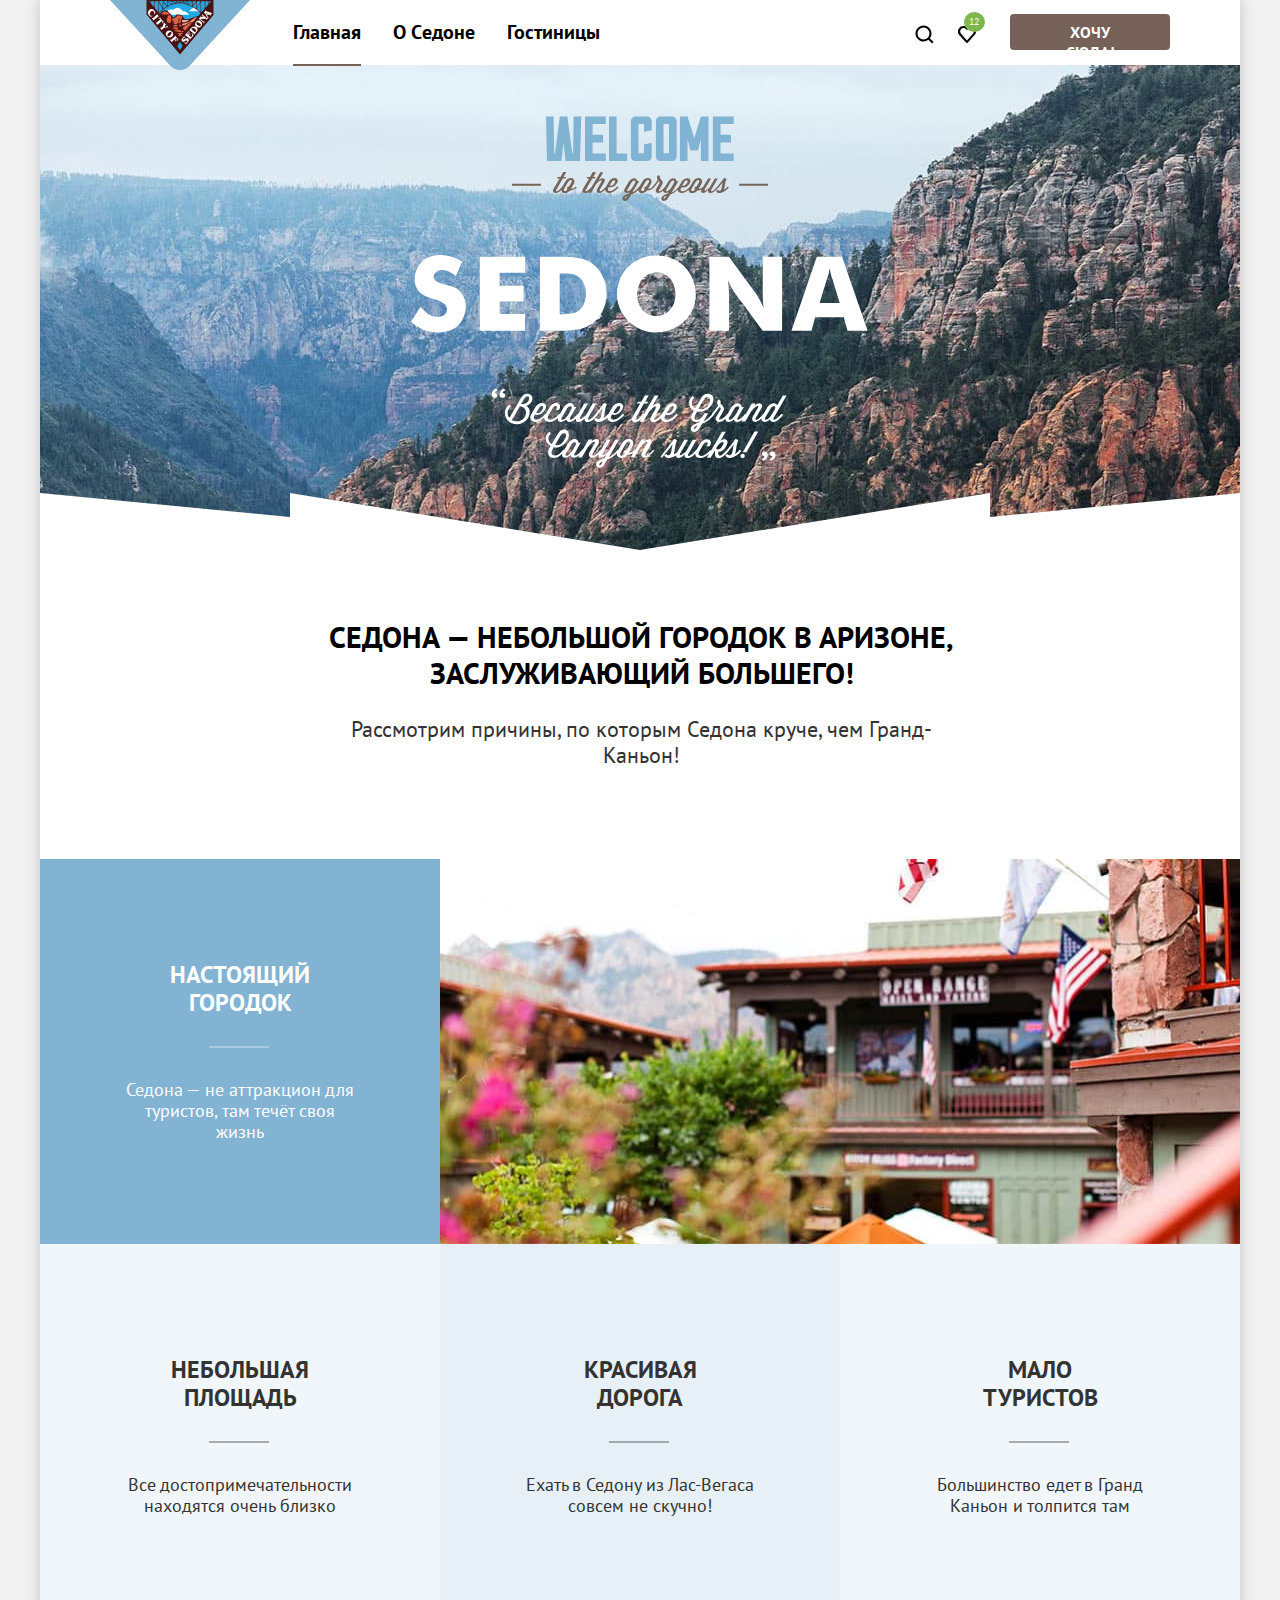
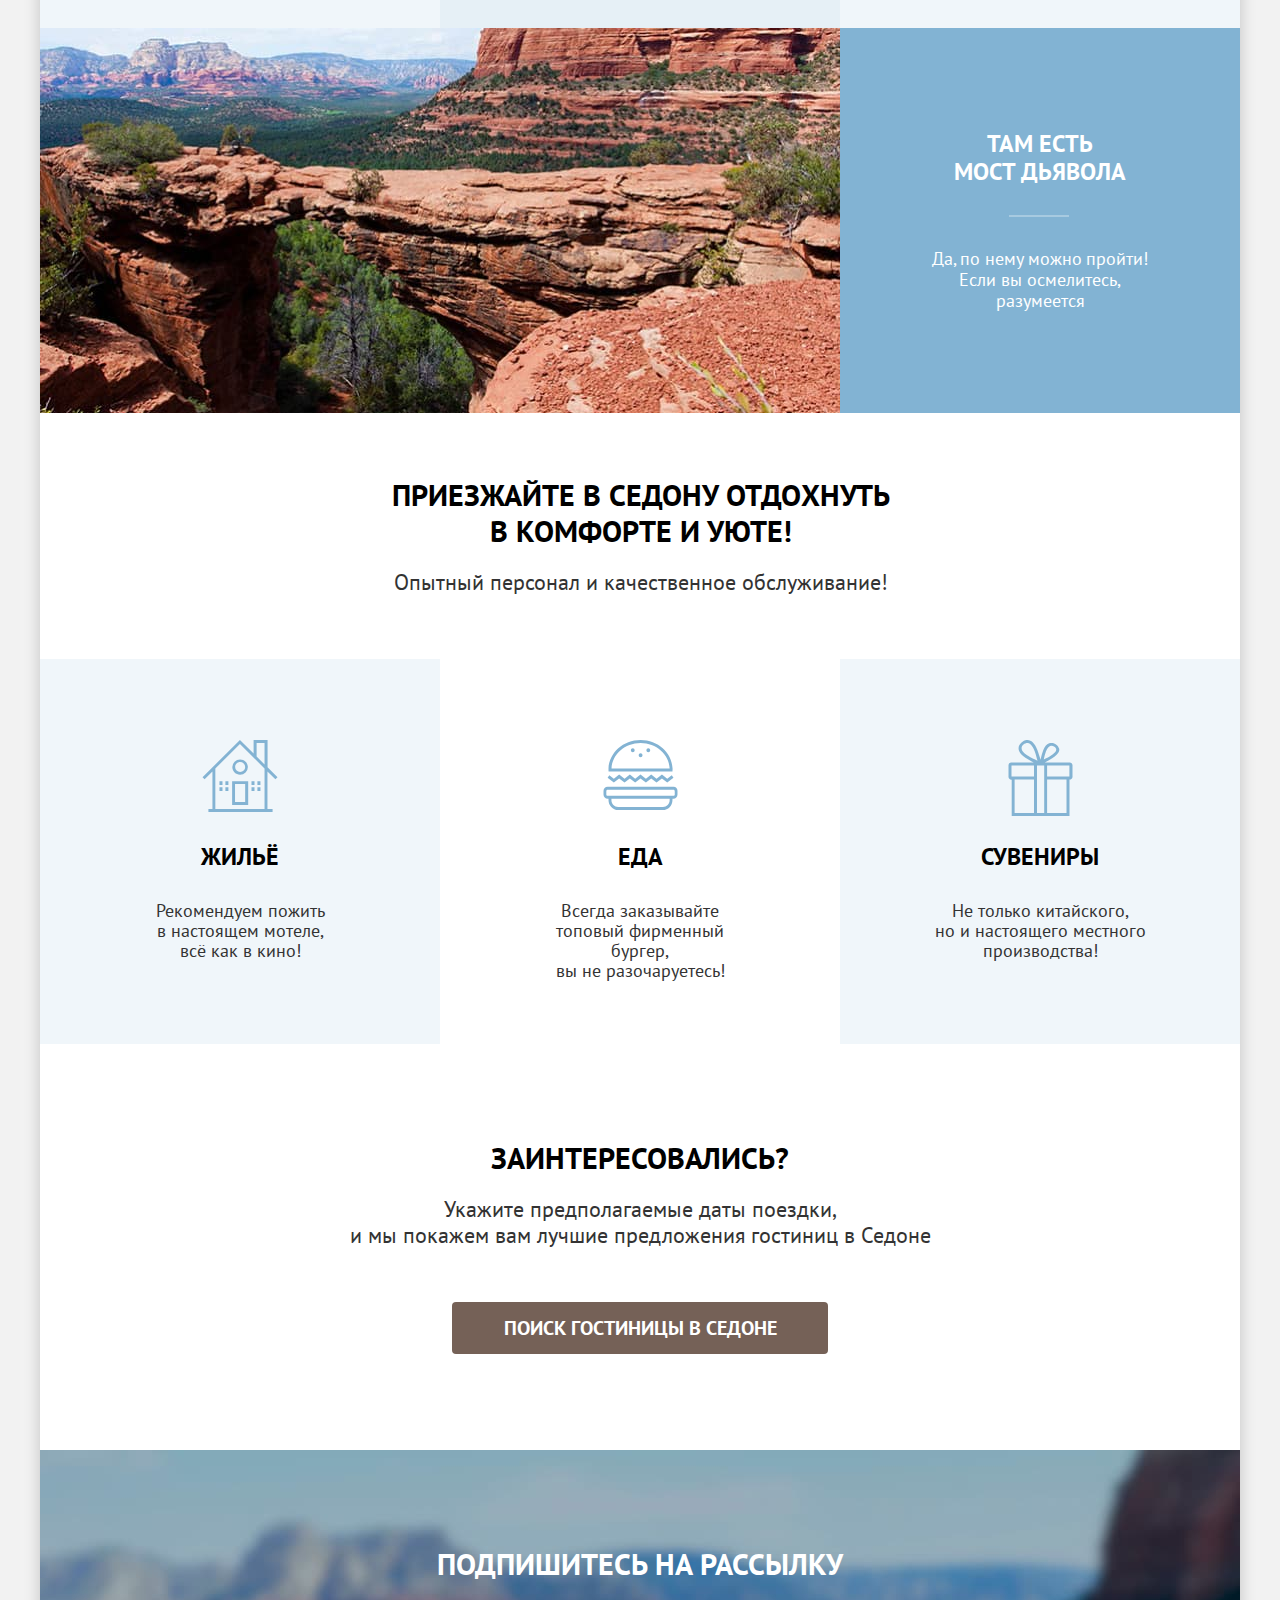
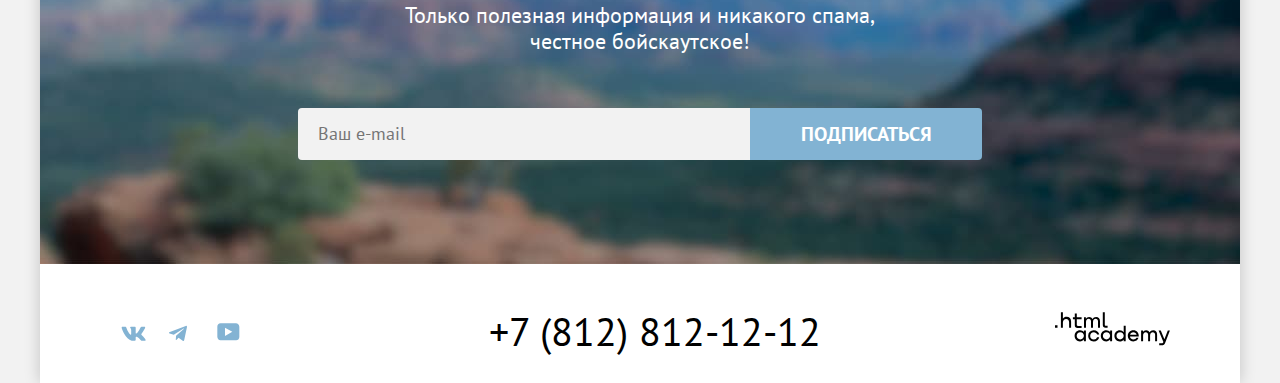
<file: index.html>
<!DOCTYPE html>
<html lang="ru">

<head>
  <meta charset="utf-8">
  <title>Город Седона</title>
  <link rel="icon" href="favicon.ico">
  <link rel="icon" type="image/png" sizes="32x32" href="images/favicon-32x32.png">
  <link href="styles/styles.css" rel="stylesheet">
</head>

<body>
  <div class="page-container">
    <header class="page-header" data-test="header">
      <nav class="navigation">
        <a class="navigation-logo" href="index.html" aria-current="page">
          <img class="logo" src="images/logotype-1.svg" width="140" height="70" alt="Логотип City of Cedona.">
        </a>
        <ul class="navigation-list">
          <li class="navigation-item">
            <a class="navigation-link active" href="#" aria-current="page">Главная</a>
          </li>
          <li class="navigation-item">
            <a class="navigation-link" href="#">О Cедоне</a>
          </li>
          <li class="navigation-item">
            <a class="navigation-link" href="catalog.html">Гостиницы</a>
          </li>
        </ul>
        <ul class="navigation-user">
          <li class="navigation-user-item">
            <a class="navigation-link" href="#">
              <span class="visually-hidden">Поиск.</span>
              <svg class="navigation-icon search-icon" aria-hidden="true" focusable="false" width="18" height="18"
                xmlns="http://www.w3.org/2000/svg" viewbox="0 0 20 20">
                <path
                  d="m19.5 18-3.7-3.67c1-1.3 1.7-2.98 1.7-4.87a8 8 0 0 0-8-7.96c-4.4 0-8 3.68-8 8.06a8 8 0 0 0 12.9 6.26l3.7 3.68 1.4-1.5Zm-10-2.48a6 6 0 0 1-6-5.96 6 6 0 0 1 12 0 6 6 0 0 1-6 5.96Z" />
              </svg>
            </a>
          </li>
          <li class="navigation-user-item">
            <a class="navigation-link" href="#">
              <span class="visually-hidden">Избранное.</span>
              <svg class="navigation-icon selected-icon" aria-hidden="true" focusable="false" width="18" height="18"
                xmlns="http://www.w3.org/2000/svg" viewbox="0 0 20 20">
                <path
                  d="M8.9 17a.9.9 0 0 1-.8-.4c-5.4-6.1-6.7-7.5-7-7.9A5.4 5.4 0 0 1 5.5 0C6.8 0 8 .5 9 1.3a5.46 5.46 0 0 1 9 4.1c0 1.3-.5 2.5-1.3 3.4l-7 7.9c-.2.2-.4.3-.8.3Zm-6-9.5c.3.4 3.5 4 6.1 6.9l6.2-7c.5-.5.7-1.2.7-2 0-1.8-1.5-3.3-3.3-3.3-1 0-2 .5-2.7 1.3-.3.3-.6.4-.9.4-.3 0-.6-.2-.8-.4-.7-.8-1.7-1.3-2.7-1.3-1.8 0-3.3 1.5-3.3 3.3-.1.9.3 1.6.7 2.1-.1 0-.1 0 0 0Z" />
              </svg>
              <div class="circle">
                <span class="likes-number">12</span>
              </div>
            </a>
          </li>
        </ul>
        <a class="navigation-button" href="#">Хочу сюда!</a>
      </nav>
    </header>

    <main class="main-container main-index" data-test="main">
      <h1 class="visually-hidden">О Седоне.</h1>
      <section class="hero" data-test="hero">
        <h2 class="visually-hidden">Добро пожаловать в Седону!</h2>
        <img class="hero-img" src="images/welcome.svg" width="458" height="352"
          alt="Welcome to the gorgeous Sedona, because The Grand Canyon sucks.">
      </section>
      <div class="hero-content">
        <p class="hero-subtitle">Седона — небольшой городок в Аризоне,
          заслуживающий большего!</p>
        <p class="hero-description">Рассмотрим причины, по которым Седона круче, чем Гранд-Каньон!</p>
      </div>
      <section class="advantages" data-test="advantages">
        <h2 class="visually-hidden">Преимущества Седоны.</h2>
        <div class="advantages-container">
          <div class="advantages-wrapper">
            <div class="advantages-wrapper-content">
              <h3 class="advantages-item-title light">Настоящий городок</h3>
              <p class="advantages-description">Седона — не аттракцион для туристов, там течёт своя жизнь</p>
            </div>
            <img class="advantages-image" src="images/photo-1.jpg" width="800" height="385"
              alt="Архитектура города Седоны.">
          </div>
          <div class="advantages-content">
            <h3 class="advantages-item-title">Небольшая площадь</h3>
            <p class="advantages-description">Все достопримечательности находятся очень близко</p>
          </div>
          <div class="advantages-content">
            <h3 class="advantages-item-title">Красивая дорога</h3>
            <p class="advantages-description">Ехать в Седону из Лас-Вегаса совсем не скучно!</p>
          </div>
          <div class="advantages-content">
            <h3 class="advantages-item-title">Мало туристов</h3>
            <p class="advantages-description">Большинство едет в Гранд Каньон и толпится там</p>
          </div>
          <div class="advantages-wrapper reverse">
            <div class="advantages-wrapper-content">
              <h3 class="advantages-item-title light">Там есть<br> мост дьявола</h3>
              <p class="advantages-description">Да, по нему можно пройти! Если вы осмелитесь, разумеется</p>
            </div>
            <img class="advantages-image" src="images/photo-2.jpg" width="800" height="385"
              alt="Мост дьявола в Седоне.">
          </div>
        </div>
      </section>
      <section class="services" data-test="service">
        <div class="services-info">
          <h2 class="services-title">Приезжайте в Седону отдохнуть в комфорте и уюте!</h2>
          <p class="services-description">Опытный персонал и качественное обслуживание!</p>
        </div>
        <ul class="services-list">
          <li class="services-item">
            <div class="services-content house-icon">
              <h3 class="services-item-title">Жильё</h3>
              <p class="services-item-description">Рекомендуем пожить<br> в настоящем мотеле,<br> всё как в кино!
              </p>
            </div>
          </li>
          <li class="services-item">
            <div class="services-content food-icon">
              <h3 class="services-item-title">Еда</h3>
              <p class="services-item-description">Всегда заказывайте<br> топовый фирменный бургер,<br> вы не
                разочаруетесь!</p>
            </div>
          </li>
          <li class="services-item">
            <div class="services-content gift-icon">
              <h3 class="services-item-title">Сувениры</h3>
              <p class="services-item-description">Не только китайского,<br> но и настоящего местного производства!
              </p>
            </div>
          </li>
        </ul>
      </section>
      <section class="offering" data-test="search">
        <h2>Заинтересовались?</h2>
        <p class="offering-description">Укажите предполагаемые даты поездки,<br> и мы покажем вам лучшие предложения
          гостиниц в Седоне</p>
        <a class="offering-button" href="catalog.html">Поиск гостиницы в Седоне</a>
      </section>
      <section class="subscription main-subscription" data-test="subscribe">
        <div class="subscription-container">
          <h2>Подпишитесь на рассылку</h2>
          <p class="subscription-description">Только полезная информация и никакого спама, честное бойскаутское!</p>
        </div>
        <form class="subscription-form" action="https://echo.htmlacademy.ru/" method="post">
          <label class="visually-hidden" for="email-field">Введите Ваш E-mail</label>
          <input id="email-field" type="email" name="email" placeholder="Ваш e-mail">
          <button class="submit-button" type="submit">Подписаться</button>
        </form>
      </section>
    </main>

    <footer class="page-footer" data-test="footer">
      <ul class="socials-list">
        <li class="socials-item">
          <a class="footer-link" href="https://vk.com/htmlacademy">
            <span class="visually-hidden">Вконтакте.</span>
            <svg class="social-icon" aria-hidden="true" focusable="false" xmlns="http://www.w3.org/2000/svg" width="25"
              height="15">
              <path fill-rule="evenodd"
                d="M24.12 1.8c.16-.54 0-.94-.8-.94H20.7c-.67 0-.98.34-1.15.73 0 0-1.33 3.2-3.22 5.27-.61.6-.9.8-1.23.8-.16 0-.41-.2-.41-.75v-5.1c0-.66-.19-.95-.74-.95H9.82c-.42 0-.67.3-.67.59 0 .62.95.76 1.04 2.51v3.8c0 .83-.15.98-.48.98-.9 0-3.06-3.2-4.34-6.88-.25-.72-.5-1-1.18-1H1.57c-.75 0-.9.34-.9.73 0 .68.89 4.07 4.14 8.55 2.17 3.06 5.23 4.72 8 4.72 1.68 0 1.88-.37 1.88-1v-2.32c0-.74.16-.88.7-.88.38 0 1.05.19 2.6 1.66 1.79 1.75 2.08 2.54 3.08 2.54h2.63c.75 0 1.12-.37.9-1.1-.23-.72-1.08-1.77-2.2-3.02-.62-.71-1.54-1.48-1.82-1.86-.39-.5-.28-.71 0-1.15 0 0 3.2-4.42 3.54-5.93Z"
                clip-rule="evenodd" />
            </svg>
          </a>
        </li>
        <li class="socials-item">
          <a class="footer-link" href="https://t.me/htmlacademy">
            <span class="visually-hidden">Telegram.</span>
            <svg class="social-icon" aria-hidden="true" focusable="false" xmlns="http://www.w3.org/2000/svg" width="18"
              height="16">
              <path fill-rule="evenodd"
                d="M16.79.96.84 7.1c-1.09.44-1.08 1.05-.2 1.32l4.1 1.28 9.47-5.98c.44-.27.85-.13.52.17l-7.68 6.93-.28 4.22c.41 0 .6-.2.83-.41l1.99-1.94 4.13 3.06c.77.42 1.31.2 1.5-.71l2.72-12.8c.28-1.1-.43-1.61-1.16-1.28Z" />
            </svg>
          </a>
        </li>
        <li class="socials-item">
          <a class="footer-link" href="https://www.youtube.com/user/htmlacademyru">
            <span class="visually-hidden">Youtube.</span>
            <svg class="social-icon" aria-hidden="true" focusable="false" xmlns="http://www.w3.org/2000/svg" width="23"
              height="18">
              <path fill-rule="evenodd"
                d="M18.94.36H3.51C1.65.36.33 1.95.33 3.76v10.09c0 1.91 1.32 3.5 3.18 3.5h15.65c1.64 0 3.17-1.59 3.17-3.4V3.76c-.22-1.8-1.53-3.4-3.39-3.4ZM7.99 12.89V4.82l7.34 4.04-7.34 4.03Z" />
            </svg>
          </a>
        </li>
      </ul>
      <div class="phone-container">
        <a class="phone" href="tel:+78128121212">+7 (812) 812-12-12</a>
      </div>
      <a class="footer-logo" href="#" aria-current="page">
        <svg role="img" width="115" height="34" aria-label="Логотип HTMLAcademy." xmlns="http://www.w3.org/2000/svg">
          <path
            d="M0 13.26v2.6h2.5v-2.6H0ZM11.6 4.86c-1.6 0-2.8.7-3.6 1.7h-.1V.36h-2v15.5h2v-5.3c0-2.1 1.3-3.6 3.3-3.6 1.8 0 2.9 1.4 2.9 3.2v5.7h2v-6.1c.1-3-1.8-4.9-4.5-4.9ZM26.6 5.16h-4.8v-3.7h-2v3.8h-1.9v2h1.9v6c0 1.7 1 2.7 2.7 2.7h4.1v-2h-3.7c-.7 0-1.1-.4-1.1-1.1v-5.7h4.8v-2ZM41.1 4.96c-1.6 0-2.9.8-3.5 2.1h-.1c-.6-1.2-1.8-2.1-3.4-2.1-1.4 0-2.5.8-3.1 1.8h-.1v-1.6H29v10.6h2v-5.4c0-2 1-3.5 2.6-3.5 1.5 0 2.4 1 2.4 2.6v6.3h2v-5.6c0-2.4 1.4-3.3 2.6-3.3 1.5 0 2.4 1 2.4 2.6v6.3h2v-6.5c.1-2.5-1.4-4.3-3.9-4.3ZM47.8 13.06c0 1.7 1 2.7 2.8 2.7h2v-2h-1.7c-.7 0-1.1-.4-1.1-1.1V.36h-2v12.7ZM28.9 20.06c-.9-1.1-2.2-1.8-3.9-1.8-3.1 0-5.4 2.3-5.4 5.6s2.3 5.6 5.4 5.6c1.8 0 3-.8 3.8-1.9h.1v1.6h2v-10.6h-2v1.5Zm-3.6 7.4c-2.2 0-3.6-1.6-3.6-3.6s1.4-3.6 3.6-3.6 3.6 1.6 3.6 3.6c0 1.9-1.4 3.6-3.6 3.6ZM44.2 22.36c-.5-2.4-2.6-4.1-5.4-4.1a5.4 5.4 0 0 0-5.6 5.6c0 3.1 2.2 5.6 5.6 5.6 2.8 0 4.9-1.8 5.4-4.2h-2.1a3.4 3.4 0 0 1-3.3 2.3c-2.2 0-3.6-1.6-3.6-3.6s1.4-3.6 3.6-3.6c1.6 0 2.8 1 3.3 2.2h2.1v-.2ZM55.1 20.06c-.9-1.1-2.2-1.8-3.9-1.8-3.1 0-5.4 2.3-5.4 5.6s2.3 5.6 5.4 5.6c1.8 0 3-.8 3.8-1.9h.1v1.6h2v-10.6h-2v1.5Zm-3.6 7.4c-2.2 0-3.6-1.6-3.6-3.6s1.4-3.6 3.6-3.6 3.6 1.6 3.6 3.6c0 1.9-1.5 3.6-3.6 3.6ZM68.7 20.16c-.9-1.1-2.2-1.9-3.9-1.9-3.1 0-5.4 2.3-5.4 5.6s2.2 5.6 5.4 5.6c1.7 0 3-.8 3.8-1.8h.1v1.5h2v-15.4h-2v6.4Zm-3.6 7.3c-2.2 0-3.6-1.6-3.6-3.6s1.4-3.6 3.6-3.6 3.6 1.6 3.6 3.6c-.1 2-1.5 3.6-3.6 3.6ZM78.3 18.26c-3.3 0-5.5 2.5-5.5 5.6 0 3 2.1 5.6 5.5 5.6 2.5 0 4.5-1.3 5.2-3.6h-2.1c-.5 1-1.6 1.6-3 1.6-1.9 0-3.3-1.3-3.4-2.9h8.8c.2-3.6-2-6.3-5.5-6.3Zm0 1.9c1.7 0 3 1 3.3 2.6h-6.5c.3-1.5 1.5-2.6 3.2-2.6ZM98.2 18.26c-1.6 0-2.9.8-3.6 2h-.1c-.6-1.2-1.8-2-3.4-2-1.4 0-2.5.7-3.1 1.8v-1.5h-1.9v10.6h2v-5.4c0-2 1-3.4 2.6-3.5 1.5 0 2.4 1 2.4 2.6v6.3h2v-5.6c0-2.4 1.4-3.3 2.6-3.3 1.5 0 2.4 1 2.4 2.6v6.3h2v-6.5c.1-2.6-1.4-4.4-3.9-4.4ZM109.4 27.36l-3.6-8.9h-2.2l4.8 11.6c-.3.9-.7 1.2-1.7 1.2h-2.5v2h2.5c1.8 0 2.8-.8 3.5-2.6l4.7-12.2h-2.1l-3.4 8.9Z" />
        </svg>
      </a>
    </footer>

    <div class="modal-container modal-container-close">
      <div class="modal-content">
        <button class="modal-close-button" type="button">
          <span class="visually-hidden">Закрыть</span>
          <svg class="close-cross" aria-hidden="true" focusable="false" xmlns="http://www.w3.org/2000/svg" width="15"
            height="15">
            <path
              d="M14.5 1.78 13.2.5 7.49 6.2 1.79.5.48 1.8l5.7 5.7-5.7 5.7 1.3 1.3 5.7-5.7 5.7 5.7 1.3-1.3-5.7-5.7 5.7-5.7Z" />
          </svg>
        </button>
        <h2 class="modal-title">Поиск гостиницы в Седоне</h2>
        <form class="modal-form" action="https://echo.htmlacademy.ru/" method="post">
          <label class="modal-field">Дата Заезда:
            <input type="text" name="check-in-date" id="check-in-date" placeholder="27 апреля 2020">
          </label>
          <p class="message warning-message">Мы не можем отправить вас в прошлое</p>
          <label class="modal-field">Дата Выезда:
            <input type="text" name="check-out-date" id="check-out-date" placeholder="1 сентября 2023">
          </label>
          <p class="message">На эти даты есть свободные номера. Пока есть.</p>
          <div class="amount-box">
            <div class="amount-container adults">
              <label class="modal-field adults" for="adults">Взрослые:</label>
              <div class="amount-buttons adults">
                <button class="functional-button button-minus" type="button">
                  <span class="visually-hidden">Уменьшить количество</span>
                  <svg class="functional-image minus-image" aria-hidden="true" focusable="false" width="14" height="2"
                    xmlns="http://www.w3.org/2000/svg">
                    <path d="M0 0v2h14V0H0Z" />
                  </svg>
                </button>
                <input class="number-input" type="number" name="adults" id="adults" placeholder="2">
                <button class="functional-button button-plus" type="button">
                  <span class="visually-hidden">Увеличить количество</span>
                  <svg class="functional-image plus-image" aria-hidden="true" focusable="false" width="14" height="14"
                    xmlns="http://www.w3.org/2000/svg">
                    <path d="M14 6H8V0H6v6H0v2h6v6h2V8h6V6Z" />
                  </svg>
                </button>
              </div>
            </div>
            <div class="amount-container kids">
              <span class="form-label form-label-icon">
                <label class="modal-field kids" for="kids">Дети:</label>
                <span class="tooltip">
                  <button class="tooltip-toggle" type="button">
                    <svg class="tooltip-icon" xmlns="http://www.w3.org/2000/svg" width="26" height="26" fill="none">
                      <circle cx="13" cy="13" r="13" fill="#83B3D3" />
                      <path fill="#fff" fill-rule="evenodd" d="M12 7h2v2h-2V7Zm2 12h-2v-9h2v9Z" clip-rule="evenodd" />
                    </svg>
                  </button>
                  <span class="tooltip-text" role="tooltip" id="format">Укажите количество детей, которые будут с вами,
                    возраст которых от 6 до 18 лет. Дети до 6 лет размещаются бесплатно.</span>
                </span>
              </span>
              <div class="amount-buttons kids">
                <button class="functional-button button-minus" type="button">
                  <span class="visually-hidden">Уменьшить количество</span>
                  <svg class="functional-image minus-image" aria-hidden="true" focusable="false" width="14" height="2"
                    xmlns="http://www.w3.org/2000/svg">
                    <path d="M0 0v2h14V0H0Z" />
                  </svg>
                </button>
                <input class="number-input" type="number" name="kids" id="kids" placeholder="2">
                <button class="functional-button button-plus" type="button">
                  <span class="visually-hidden">Увеличить количество</span>
                  <svg class="functional-image plus-image" aria-hidden="true" focusable="false" width="14" height="14"
                    xmlns="http://www.w3.org/2000/svg">
                    <path d="M14 6H8V0H6v6H0v2h6v6h2V8h6V6Z" />
                  </svg>
                </button>
              </div>
            </div>
          </div>
          <button class="modal-button" type="submit">найти</button>
        </form>
      </div>
    </div>
  </div>
</body>

</html>
</file>
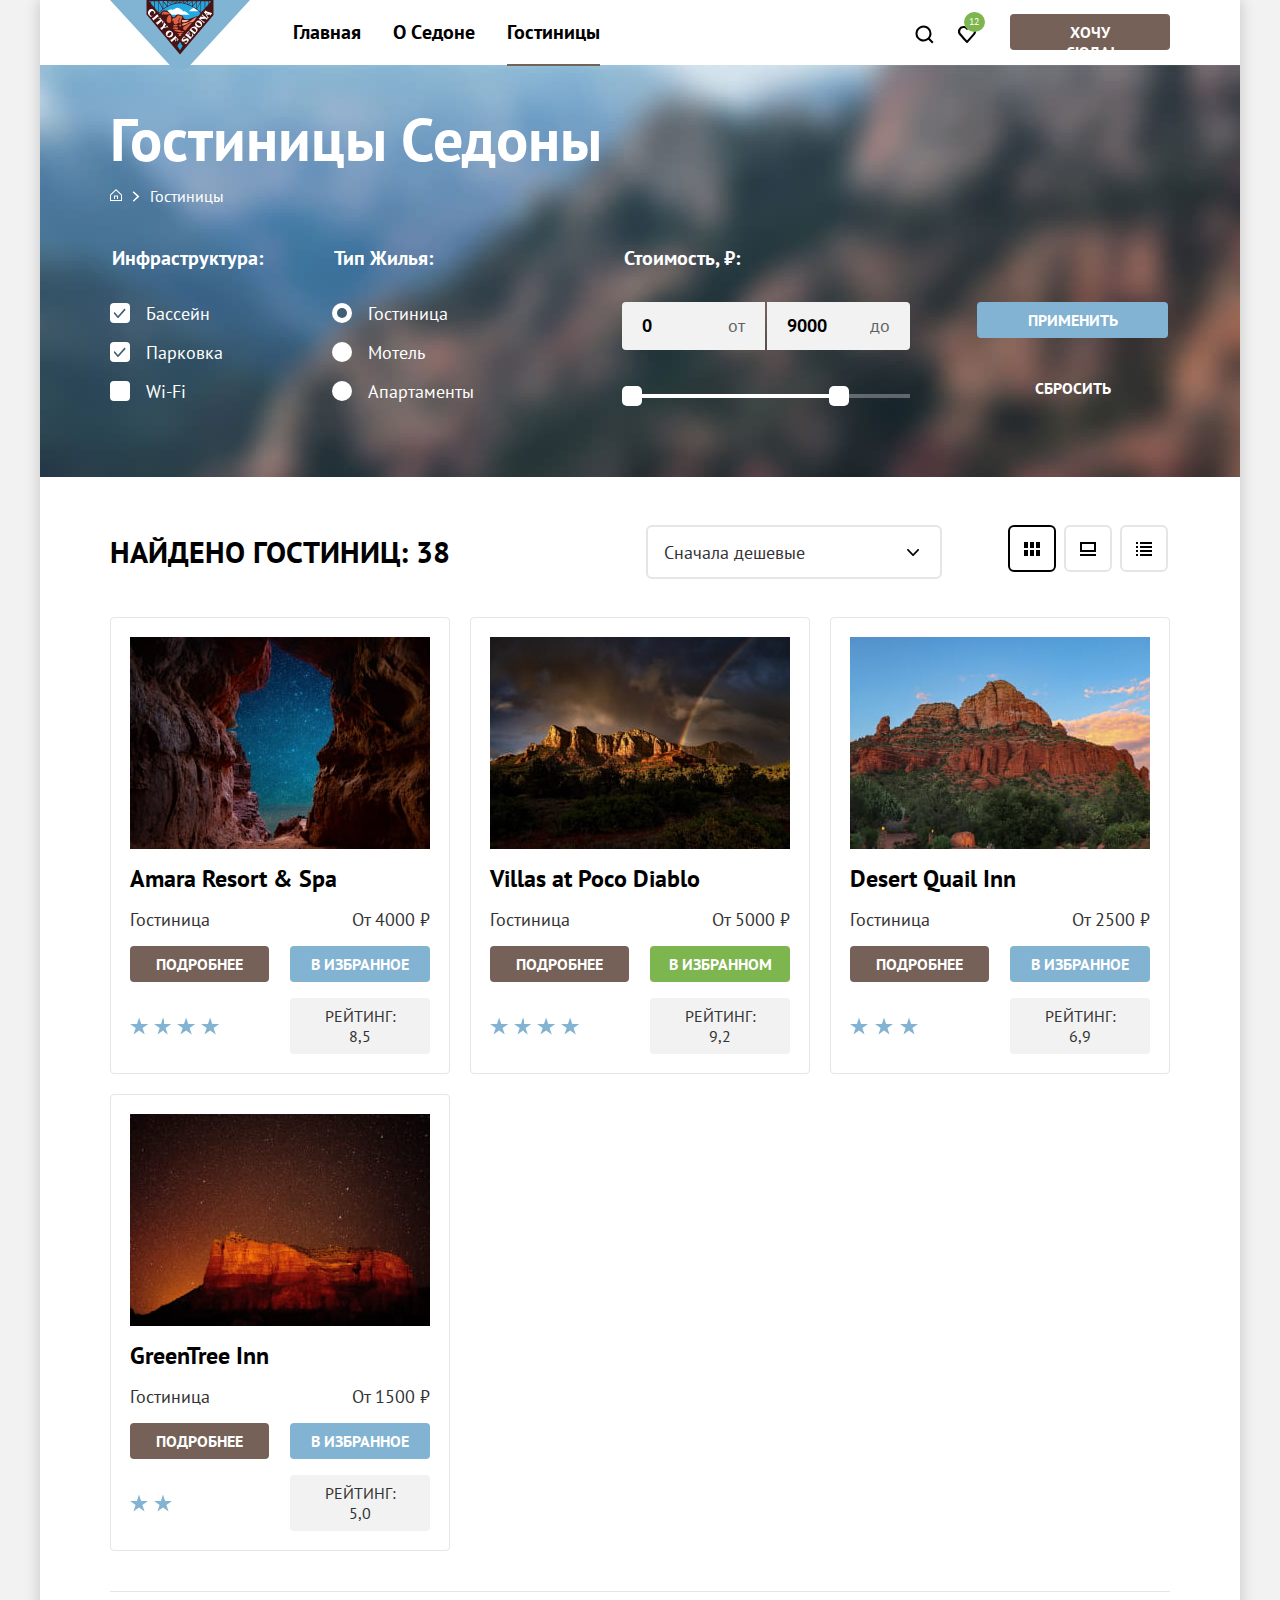
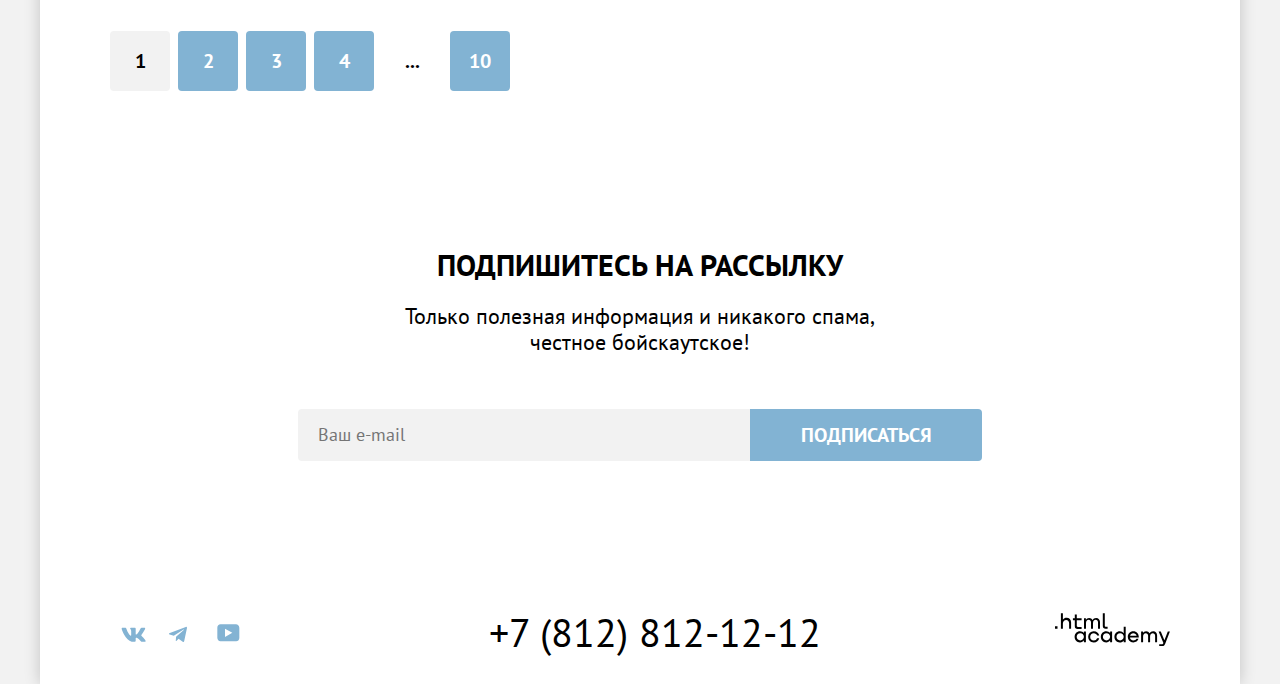
<file: catalog.html>
<!DOCTYPE html>
<html lang="ru">

<head>
  <meta charset="utf-8">
  <title>Каталог гостиниц Седоны</title>
  <link rel="icon" href="favicon.ico">
  <link rel="icon" type="image/png" sizes="32x32" href="images/favicon-32x32.png">
  <link href="styles/styles.css" rel="stylesheet">
</head>

<body>
  <div class="page-container">
    <header class="page-header inner-header" data-test="header">
      <nav class="navigation">
        <a class="navigation-logo" href="index.html">
          <img class="logo" src="images/logotype-1.svg" width="140" height="70" alt="Логотип City of Cedona">
        </a>
        <ul class="navigation-list">
          <li class="navigation-item">
            <a class="navigation-link" href="index.html">Главная</a>
          </li>
          <li class="navigation-item">
            <a class="navigation-link" href="#">О Cедоне</a>
          </li>
          <li class="navigation-item">
            <a class="navigation-link active" href="catalog.html" aria-current="page">Гостиницы</a>
          </li>
        </ul>
        <ul class="navigation-user">
          <li class="navigation-user-item">
            <a class="navigation-link" href="#">
              <span class="visually-hidden">Поиск.</span>
              <svg class="navigation-icon search-icon" aria-hidden="true" focusable="false" width="18" height="18"
                xmlns="http://www.w3.org/2000/svg" viewbox="0 0 20 20">
                <path
                  d="m19.5 18-3.7-3.67c1-1.3 1.7-2.98 1.7-4.87a8 8 0 0 0-8-7.96c-4.4 0-8 3.68-8 8.06a8 8 0 0 0 12.9 6.26l3.7 3.68 1.4-1.5Zm-10-2.48a6 6 0 0 1-6-5.96 6 6 0 0 1 12 0 6 6 0 0 1-6 5.96Z" />
              </svg>
            </a>
          </li>
          <li class="navigation-user-item">
            <a class="navigation-link fav-button" href="#">
              <span class="visually-hidden">Избранное.</span>
              <svg class="navigation-icon selected-icon" aria-hidden="true" focusable="false" width="18" height="18"
                xmlns="http://www.w3.org/2000/svg" viewbox="0 0 20 20">
                <path
                  d="M8.9 17a.9.9 0 0 1-.8-.4c-5.4-6.1-6.7-7.5-7-7.9A5.4 5.4 0 0 1 5.5 0C6.8 0 8 .5 9 1.3a5.46 5.46 0 0 1 9 4.1c0 1.3-.5 2.5-1.3 3.4l-7 7.9c-.2.2-.4.3-.8.3Zm-6-9.5c.3.4 3.5 4 6.1 6.9l6.2-7c.5-.5.7-1.2.7-2 0-1.8-1.5-3.3-3.3-3.3-1 0-2 .5-2.7 1.3-.3.3-.6.4-.9.4-.3 0-.6-.2-.8-.4-.7-.8-1.7-1.3-2.7-1.3-1.8 0-3.3 1.5-3.3 3.3-.1.9.3 1.6.7 2.1-.1 0-.1 0 0 0Z" />
              </svg>
              <div class="circle">
                <span class="likes-number">12</span>
              </div>
            </a>
          </li>
        </ul>
        <a class="navigation-button" href="#">Хочу сюда!</a>
      </nav>
    </header>

    <main class="main-container main-inner" data-test="main">
      <section class="filter" data-test="filter">
        <header class="filter-header">
          <h1 class="filter-title">Гостиницы Седоны</h1>
          <ul class="breadcrumbs">
            <li class="breadcrumbs-item">
              <a class="breadcrumbs-link home" href="index.html">
                <span class="visually-hidden">Вернуться на главную</span>
              </a>
            </li>
            <li class="breadcrumbs-item">
              <a class="breadcrumbs-link breadcrumbs-catalog" href="#" aria-current="page">Гостиницы</a>
            </li>
          </ul>
        </header>
        <h2 class="visually-hidden">Список услуг с фильтрами</h2>
        <form class="catalog-filter" action="https://echo.htmlacademy.ru/" method="get">
          <fieldset class="catalog-filter-group">
            <legend class="catalog-filter-title">Инфраструктура:</legend>
            <ul class="catalog-filter-list">
              <li class="catalog-filter-item">
                <label class="control">
                  <input class="visually-hidden control-input" type="checkbox" name="pool" checked>
                  <span class="control-mark"></span>
                  <span class="control-label">Бассейн</span>
                </label>
              </li>
              <li class="catalog-filter-item">
                <label class="control">
                  <input class="visually-hidden control-input" type="checkbox" name="parking" checked>
                  <span class="control-mark"></span>
                  <span class="control-label">Парковка</span>
                </label>
              </li>
              <li class="catalog-filter-item">
                <label class="control">
                  <input class="visually-hidden control-input" type="checkbox" name="wi-fi">
                  <span class="control-mark"></span>
                  <span class="control-label">Wi-Fi</span>
                </label>
              </li>
            </ul>
          </fieldset>
          <fieldset class="catalog-filter-group">
            <legend class="catalog-filter-title">Тип Жилья:</legend>
            <ul class="catalog-filter-list">
              <li class="catalog-filter-item">
                <label class="control">Гостиница
                  <input class="visually-hidden control-input" type="radio" name="location" value="hotel" checked>
                  <span class="control-mark"></span>
                </label>
              </li>
              <li class="catalog-filter-item">
                <label class="control">Мотель
                  <input class="visually-hidden control-input" type="radio" name="location" value="motel">
                  <span class="control-mark"></span>
                </label>
              </li>
              <li class="catalog-filter-item">
                <label class="control">Апартаменты
                  <input class="visually-hidden control-input" type="radio" name="location" value="apartments">
                  <span class="control-mark"></span>
                </label>
              </li>
            </ul>
          </fieldset>
          <fieldset class="catalog-filter-group price-filter">
            <legend class="price-filter-title">Стоимость, ₽:</legend>
            <div class="range">
              <div class="range-wrapper">
                <label class="range-label">
                  <span class="range-start">от</span>
                  <input class="price price-min" type="number" name="price" placeholder="0" min="0" max="9000">
                </label>
                <label class="range-label">
                  <span class="range-end">до</span>
                  <input class="price price-max" type="number" name="price" placeholder="9000" min="0" max="9000">
                </label>
              </div>
              <div class="range-scale">
                <div class="range-bar" style="right: 61px; width: 226px">
                  <button class="range-toggle toggle-min" type="button">
                    <span class="visually-hidden">Изменить минимальную стоимость.</span>
                  </button>
                  <button class="range-toggle toggle-max" type="button">
                    <span class="visually-hidden">Изменить максимальную стоимость.</span>
                  </button>
                </div>
              </div>
            </div>
          </fieldset>
          <div class="buttons-container">
            <button class="filter-button" type="submit">Применить</button>
            <button class="filter-button light" type="reset">Сбросить</button>
          </div>
        </form>
      </section>
      <section class="catalog" data-test="catalog">
        <div class="sorting-container">
          <h2>Найдено гостиниц:
            <span class="variants-number">38</span>
          </h2>
          <div class="select-container">
            <select class="select-control" aria-label="Сортировка">
              <option value="cheap">Сначала дешевые</option>
              <option value="popular">Сначала популярные</option>
              <option value="expensive">Сначала дорогие</option>
            </select>
          </div>
          <ul class="view-list">
            <li class="view-list-item">
              <a class="tableview-button current view-button" href="#">
                <span class="visually-hidden">Отобразить как таблицу</span>
              </a>
            </li>
            <li class="view-list-item">
              <a class="gridview-button view-button" href="#">
                <span class="visually-hidden">отобразить как плитку</span>
              </a>
            </li>
            <li class="view-list-item">
              <a class="listview-button view-button" href="#">
                <span class="visually-hidden">Отобразить как список</span>
              </a>
            </li>
          </ul>
        </div>
        <div class="catalog-content">
          <ul class="card-list">
            <li class="card-item">
              <a class="image-link" href="#">
                <img class="card-image" src="images/hotels/hotel-1.jpg" width="300" height="212"
                  alt="Вид из расщелины на звездное небо">
              </a>
              <a class="hotel-link" href="#">
                <h3 class="card-title">Amara Resort & Spa</h3>
              </a>
              <p class="card-description">Гостиница
                <b class="card-price">От 4000 ₽</b>
              </p>
              <div class="catalog-buttons">
                <a class="card-button more" href="#">подробнее</a>
                <button class="card-button favourite" type="button">в избранное</button>
              </div>
              <div class="rating">
                <span class="stars four-stars">
                  <span class="visually-hidden">4 звезды.</span>
                </span>
                <span class="rating-description">Рейтинг: 8,5</span>
              </div>
            </li>
            <li class="card-item">
              <a class="image-link" href="#">
                <img class="card-image" src="images/hotels/hotel-2.jpg" width="300" height="212"
                  alt="Радуга после грозы над горным хребтом">
              </a>
              <a class="hotel-link" href="#">
                <h3 class="card-title">Villas at Poco Diablo</h3>
              </a>
              <p class="card-description">Гостиница
                <b class="card-price">От 5000 ₽</b>
              </p>
              <div class="catalog-buttons">
                <a class="card-button more" href="#">подробнее</a>
                <button class="card-button favourite added" type="button">в избранном</button>
              </div>
              <div class="rating">
                <span class="stars four-stars">
                  <span class="visually-hidden">4 звезды.</span>
                </span>
                <span class="rating-description">Рейтинг: 9,2</span>
              </div>
            </li>
            <li class="card-item">
              <a class="image-link" href="#">
                <img class="card-image" src="images/hotels/hotel-3.jpg" width="300" height="212"
                  alt="Горы на фоне голубого неба">
              </a>
              <a class="hotel-link" href="#">
                <h3 class="card-title">Desert Quail Inn</h3>
              </a>
              <p class="card-description">Гостиница
                <b class="card-price">От 2500 ₽</b>
              </p>
              <div class="catalog-buttons">
                <a class="card-button more" href="#">подробнее</a>
                <button class="card-button favourite" type="button">в избранное</button>
              </div>
              <div class="rating">
                <span class="stars three-stars">
                  <span class="visually-hidden">3 звезды.</span>
                </span>
                <span class="rating-description">Рейтинг: 6,9</span>
              </div>
            </li>
            <li class="card-item">
              <a class="image-link" href="#">
                <img class="card-image" src="images/hotels/hotel-4.jpg" width="300" height="212"
                  alt="Горы на фоне ночного неба">
              </a>
              <a class="hotel-link" href="#">
                <h3 class="card-title">GreenTree Inn</h3>
              </a>
              <p class="card-description">Гостиница
                <b class="card-price">От 1500 ₽</b>
              </p>
              <div class="catalog-buttons">
                <a class="card-button more" href="#">подробнее</a>
                <button class="card-button favourite" type="button">в избранное</button>
              </div>
              <div class="rating">
                <span class="stars two-stars">
                  <span class="visually-hidden">2 звезды.</span>
                </span>
                <span class="rating-description">Рейтинг: 5,0</span>
              </div>
            </li>
          </ul>
          <ul class="pagination">
            <li class="pagination-item">
              <a class="pagination-link light" href="#" aria-current="page">1</a>
            </li>
            <li class="pagination-item">
              <a class="pagination-link" href="#">2</a>
            </li>
            <li class="pagination-item">
              <a class="pagination-link" href="#">3</a>
            </li>
            <li class="pagination-item">
              <a class="pagination-link" href="#">4</a>
            </li>
            <li class="pagination-item">
              <a class="pagination-link light" href="#">
                <span class="visually-hidden">Показать больше</span>
                <span>...</span>
              </a>
            </li>
            <li class="pagination-item">
              <a class="pagination-link" href="#">10</a>
            </li>
          </ul>
        </div>
      </section>
      <section class="subscription" data-test="subscribe">
        <div class="subscription-container">
          <h2>Подпишитесь на рассылку</h2>
          <p class="subscription-description">Только полезная информация и никакого спама, честное бойскаутское!</p>
        </div>
        <form class="subscription-form" action="https://echo.htmlacademy.ru/" method="post">
          <label class="visually-hidden" for="email-field">Введите Ваш E-mail</label>
          <input id="email-field" type="email" name="email" placeholder="Ваш e-mail">
          <button class="submit-button" type="submit">Подписаться</button>
        </form>
      </section>
    </main>

    <footer class="page-footer" data-test="footer">
      <ul class="socials-list">
        <li class="socials-item">
          <a class="footer-link" href="https://vk.com/htmlacademy">
            <span class="visually-hidden">Вконтакте.</span>
            <svg class="social-icon" aria-hidden="true" focusable="false" xmlns="http://www.w3.org/2000/svg" width="25"
              height="15">
              <path fill-rule="evenodd"
                d="M24.12 1.8c.16-.54 0-.94-.8-.94H20.7c-.67 0-.98.34-1.15.73 0 0-1.33 3.2-3.22 5.27-.61.6-.9.8-1.23.8-.16 0-.41-.2-.41-.75v-5.1c0-.66-.19-.95-.74-.95H9.82c-.42 0-.67.3-.67.59 0 .62.95.76 1.04 2.51v3.8c0 .83-.15.98-.48.98-.9 0-3.06-3.2-4.34-6.88-.25-.72-.5-1-1.18-1H1.57c-.75 0-.9.34-.9.73 0 .68.89 4.07 4.14 8.55 2.17 3.06 5.23 4.72 8 4.72 1.68 0 1.88-.37 1.88-1v-2.32c0-.74.16-.88.7-.88.38 0 1.05.19 2.6 1.66 1.79 1.75 2.08 2.54 3.08 2.54h2.63c.75 0 1.12-.37.9-1.1-.23-.72-1.08-1.77-2.2-3.02-.62-.71-1.54-1.48-1.82-1.86-.39-.5-.28-.71 0-1.15 0 0 3.2-4.42 3.54-5.93Z"
                clip-rule="evenodd" />
            </svg>
          </a>
        </li>
        <li class="socials-item">
          <a class="footer-link" href="https://t.me/htmlacademy">
            <span class="visually-hidden">Telegram.</span>
            <svg class="social-icon" aria-hidden="true" focusable="false" xmlns="http://www.w3.org/2000/svg" width="18"
              height="16">
              <path fill-rule="evenodd"
                d="M16.79.96.84 7.1c-1.09.44-1.08 1.05-.2 1.32l4.1 1.28 9.47-5.98c.44-.27.85-.13.52.17l-7.68 6.93-.28 4.22c.41 0 .6-.2.83-.41l1.99-1.94 4.13 3.06c.77.42 1.31.2 1.5-.71l2.72-12.8c.28-1.1-.43-1.61-1.16-1.28Z" />
            </svg>
          </a>
        </li>
        <li class="socials-item">
          <a class="footer-link" href="https://www.youtube.com/user/htmlacademyru">
            <span class="visually-hidden">Youtube.</span>
            <svg class="social-icon" aria-hidden="true" focusable="false" xmlns="http://www.w3.org/2000/svg" width="23"
              height="18">
              <path fill-rule="evenodd"
                d="M18.94.36H3.51C1.65.36.33 1.95.33 3.76v10.09c0 1.91 1.32 3.5 3.18 3.5h15.65c1.64 0 3.17-1.59 3.17-3.4V3.76c-.22-1.8-1.53-3.4-3.39-3.4ZM7.99 12.89V4.82l7.34 4.04-7.34 4.03Z" />
            </svg>
          </a>
        </li>
      </ul>
      <div class="phone-container">
        <a class="phone" href="tel:+78128121212">+7 (812) 812-12-12</a>
      </div>
      <a class="footer-logo" href="index.html">
        <svg role="img" width="115" height="33" aria-label="Логотип HTMLAcademy." xmlns="http://www.w3.org/2000/svg">
          <path
            d="M0 13.26v2.6h2.5v-2.6H0ZM11.6 4.86c-1.6 0-2.8.7-3.6 1.7h-.1V.36h-2v15.5h2v-5.3c0-2.1 1.3-3.6 3.3-3.6 1.8 0 2.9 1.4 2.9 3.2v5.7h2v-6.1c.1-3-1.8-4.9-4.5-4.9ZM26.6 5.16h-4.8v-3.7h-2v3.8h-1.9v2h1.9v6c0 1.7 1 2.7 2.7 2.7h4.1v-2h-3.7c-.7 0-1.1-.4-1.1-1.1v-5.7h4.8v-2ZM41.1 4.96c-1.6 0-2.9.8-3.5 2.1h-.1c-.6-1.2-1.8-2.1-3.4-2.1-1.4 0-2.5.8-3.1 1.8h-.1v-1.6H29v10.6h2v-5.4c0-2 1-3.5 2.6-3.5 1.5 0 2.4 1 2.4 2.6v6.3h2v-5.6c0-2.4 1.4-3.3 2.6-3.3 1.5 0 2.4 1 2.4 2.6v6.3h2v-6.5c.1-2.5-1.4-4.3-3.9-4.3ZM47.8 13.06c0 1.7 1 2.7 2.8 2.7h2v-2h-1.7c-.7 0-1.1-.4-1.1-1.1V.36h-2v12.7ZM28.9 20.06c-.9-1.1-2.2-1.8-3.9-1.8-3.1 0-5.4 2.3-5.4 5.6s2.3 5.6 5.4 5.6c1.8 0 3-.8 3.8-1.9h.1v1.6h2v-10.6h-2v1.5Zm-3.6 7.4c-2.2 0-3.6-1.6-3.6-3.6s1.4-3.6 3.6-3.6 3.6 1.6 3.6 3.6c0 1.9-1.4 3.6-3.6 3.6ZM44.2 22.36c-.5-2.4-2.6-4.1-5.4-4.1a5.4 5.4 0 0 0-5.6 5.6c0 3.1 2.2 5.6 5.6 5.6 2.8 0 4.9-1.8 5.4-4.2h-2.1a3.4 3.4 0 0 1-3.3 2.3c-2.2 0-3.6-1.6-3.6-3.6s1.4-3.6 3.6-3.6c1.6 0 2.8 1 3.3 2.2h2.1v-.2ZM55.1 20.06c-.9-1.1-2.2-1.8-3.9-1.8-3.1 0-5.4 2.3-5.4 5.6s2.3 5.6 5.4 5.6c1.8 0 3-.8 3.8-1.9h.1v1.6h2v-10.6h-2v1.5Zm-3.6 7.4c-2.2 0-3.6-1.6-3.6-3.6s1.4-3.6 3.6-3.6 3.6 1.6 3.6 3.6c0 1.9-1.5 3.6-3.6 3.6ZM68.7 20.16c-.9-1.1-2.2-1.9-3.9-1.9-3.1 0-5.4 2.3-5.4 5.6s2.2 5.6 5.4 5.6c1.7 0 3-.8 3.8-1.8h.1v1.5h2v-15.4h-2v6.4Zm-3.6 7.3c-2.2 0-3.6-1.6-3.6-3.6s1.4-3.6 3.6-3.6 3.6 1.6 3.6 3.6c-.1 2-1.5 3.6-3.6 3.6ZM78.3 18.26c-3.3 0-5.5 2.5-5.5 5.6 0 3 2.1 5.6 5.5 5.6 2.5 0 4.5-1.3 5.2-3.6h-2.1c-.5 1-1.6 1.6-3 1.6-1.9 0-3.3-1.3-3.4-2.9h8.8c.2-3.6-2-6.3-5.5-6.3Zm0 1.9c1.7 0 3 1 3.3 2.6h-6.5c.3-1.5 1.5-2.6 3.2-2.6ZM98.2 18.26c-1.6 0-2.9.8-3.6 2h-.1c-.6-1.2-1.8-2-3.4-2-1.4 0-2.5.7-3.1 1.8v-1.5h-1.9v10.6h2v-5.4c0-2 1-3.4 2.6-3.5 1.5 0 2.4 1 2.4 2.6v6.3h2v-5.6c0-2.4 1.4-3.3 2.6-3.3 1.5 0 2.4 1 2.4 2.6v6.3h2v-6.5c.1-2.6-1.4-4.4-3.9-4.4ZM109.4 27.36l-3.6-8.9h-2.2l4.8 11.6c-.3.9-.7 1.2-1.7 1.2h-2.5v2h2.5c1.8 0 2.8-.8 3.5-2.6l4.7-12.2h-2.1l-3.4 8.9Z" />
        </svg>
      </a>
    </footer>
  </div>
</body>

</html>
</file>
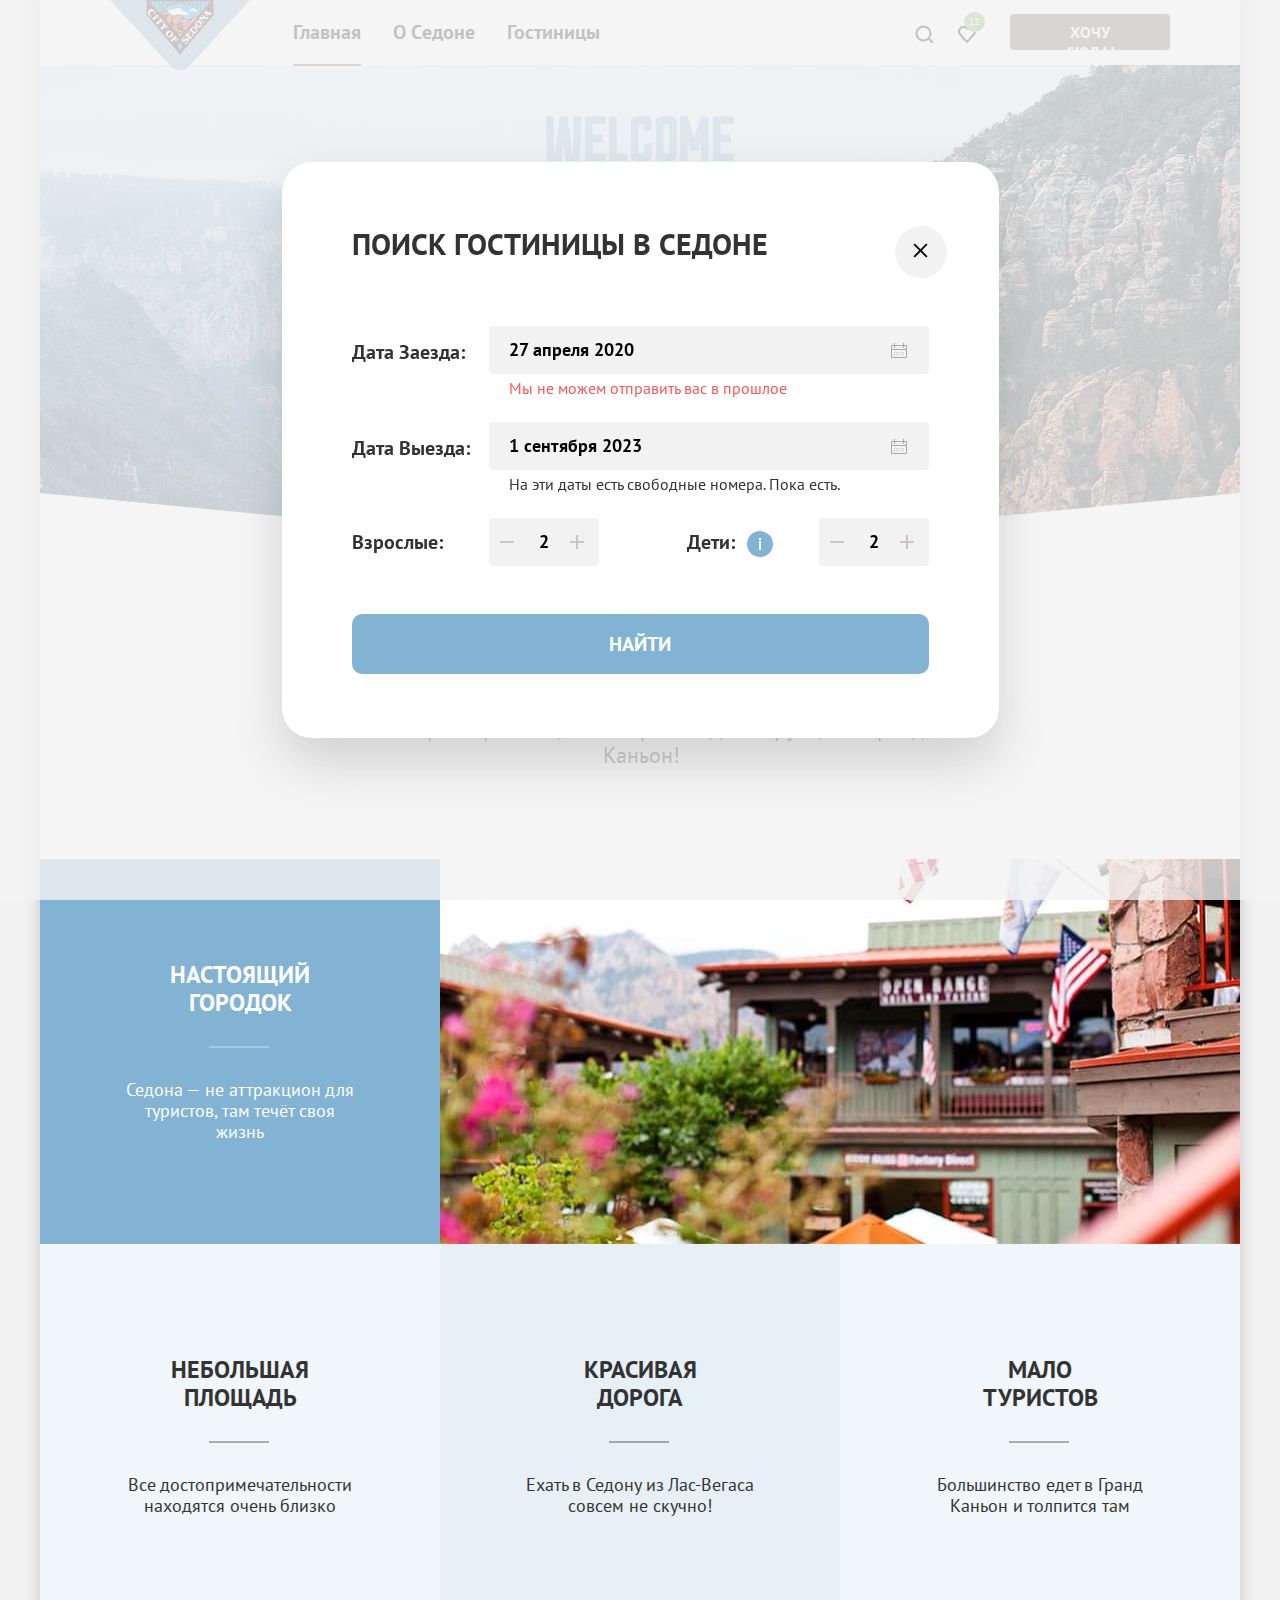
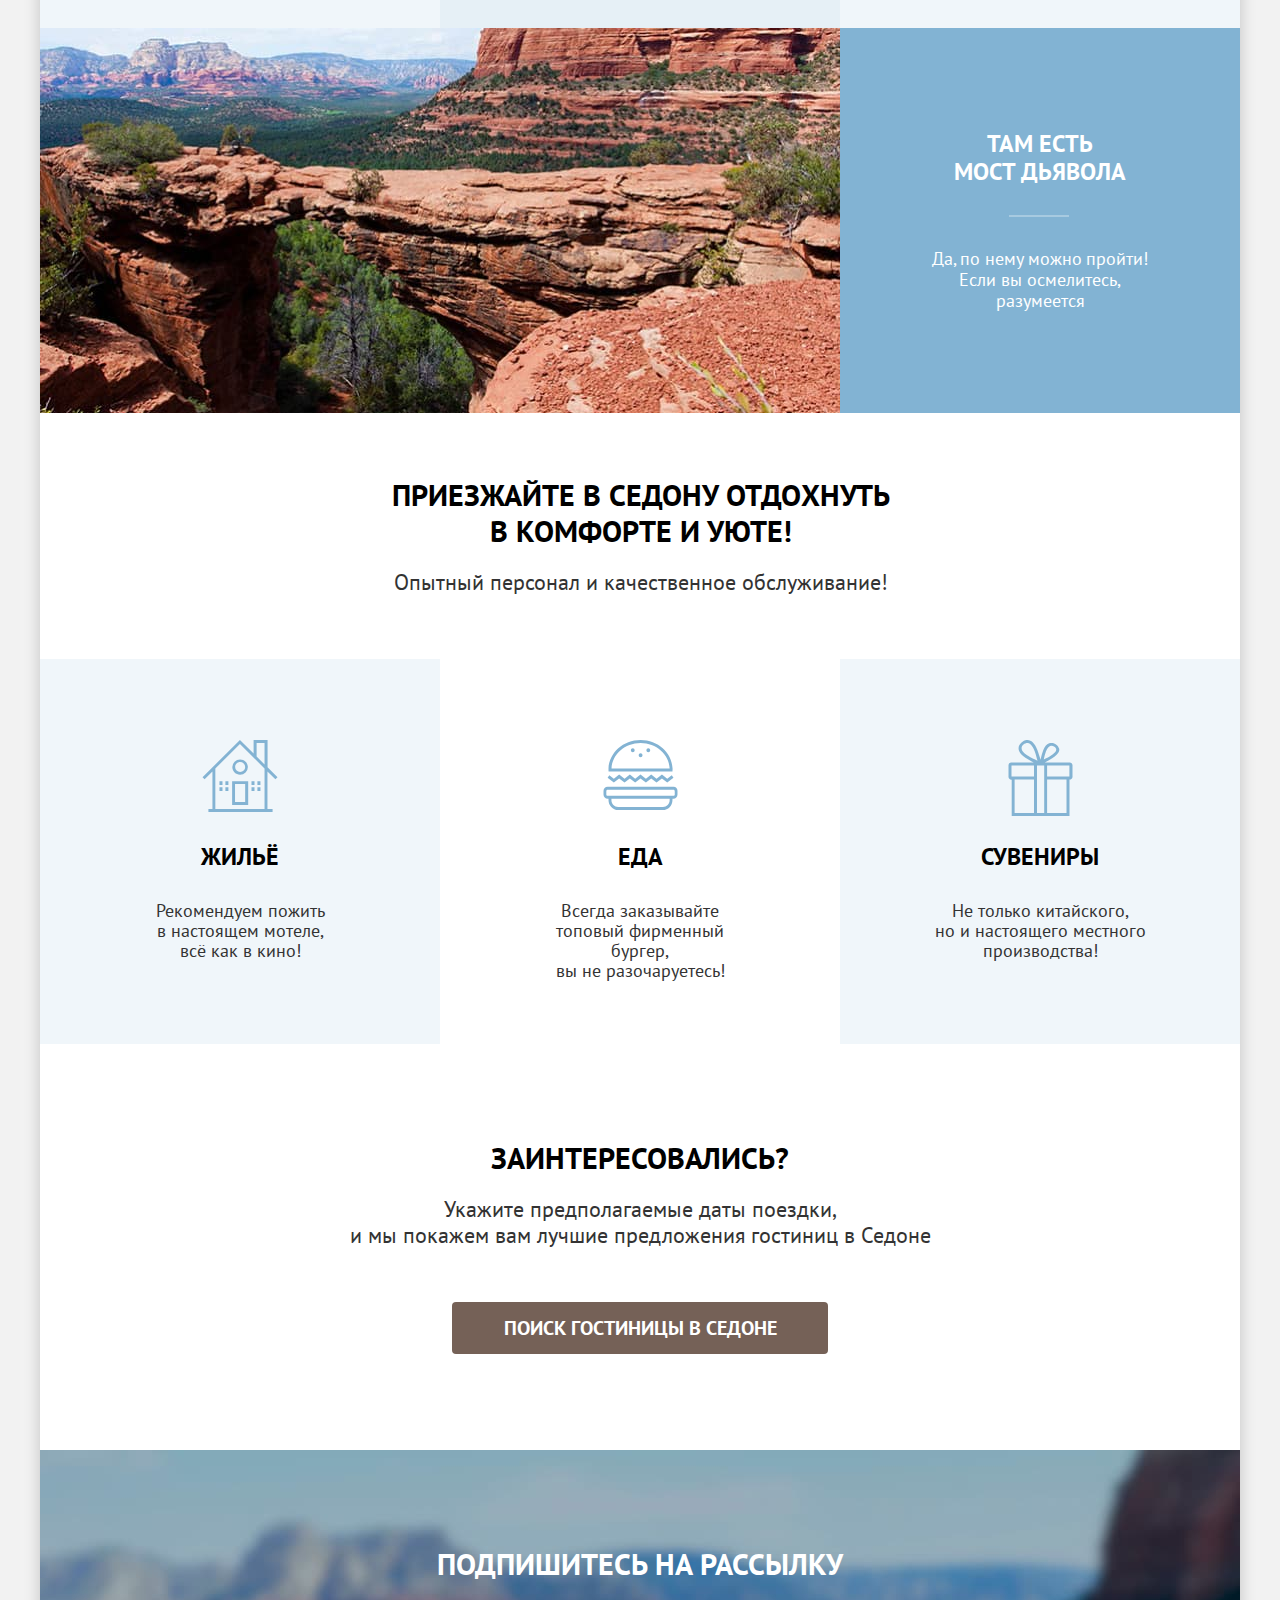
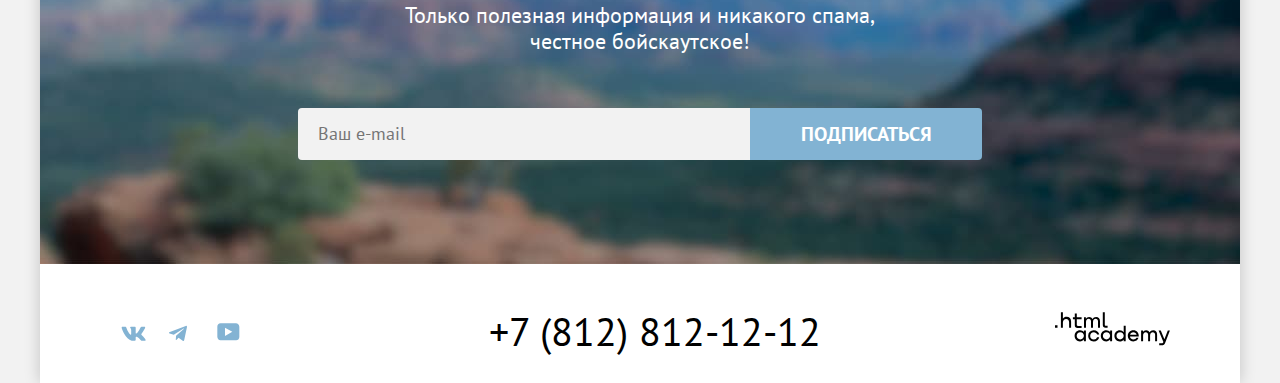
<file: modal.html>
<!DOCTYPE html>
<html lang="ru">

<head>
  <meta charset="utf-8">
  <title>Город Седона</title>
  <link rel="icon" href="favicon.ico">
  <link rel="icon" type="image/png" sizes="32x32" href="images/favicon-32x32.png">
  <link href="styles/styles.css" rel="stylesheet">
</head>

<body>
  <div class="page-container">
    <header class="page-header" data-test="header">
      <nav class="navigation">
        <a class="navigation-logo" href="index.html" aria-current="page">
          <img class="logo" src="images/logotype-1.svg" width="140" height="70" alt="Логотип City of Cedona.">
        </a>
        <ul class="navigation-list">
          <li class="navigation-item">
            <a class="navigation-link active" href="#" aria-current="page">Главная</a>
          </li>
          <li class="navigation-item">
            <a class="navigation-link" href="#">О Cедоне</a>
          </li>
          <li class="navigation-item">
            <a class="navigation-link" href="catalog.html">Гостиницы</a>
          </li>
        </ul>
        <ul class="navigation-user">
          <li class="navigation-user-item">
            <a class="navigation-link" href="#">
              <span class="visually-hidden">Поиск.</span>
              <svg class="navigation-icon search-icon" aria-hidden="true" focusable="false" width="18" height="18"
                xmlns="http://www.w3.org/2000/svg" viewbox="0 0 20 20">
                <path
                  d="m19.5 18-3.7-3.67c1-1.3 1.7-2.98 1.7-4.87a8 8 0 0 0-8-7.96c-4.4 0-8 3.68-8 8.06a8 8 0 0 0 12.9 6.26l3.7 3.68 1.4-1.5Zm-10-2.48a6 6 0 0 1-6-5.96 6 6 0 0 1 12 0 6 6 0 0 1-6 5.96Z" />
              </svg>
            </a>
          </li>
          <li class="navigation-user-item">
            <a class="navigation-link" href="#">
              <span class="visually-hidden">Избранное.</span>
              <svg class="navigation-icon selected-icon" aria-hidden="true" focusable="false" width="18" height="18"
                xmlns="http://www.w3.org/2000/svg" viewbox="0 0 20 20">
                <path
                  d="M8.9 17a.9.9 0 0 1-.8-.4c-5.4-6.1-6.7-7.5-7-7.9A5.4 5.4 0 0 1 5.5 0C6.8 0 8 .5 9 1.3a5.46 5.46 0 0 1 9 4.1c0 1.3-.5 2.5-1.3 3.4l-7 7.9c-.2.2-.4.3-.8.3Zm-6-9.5c.3.4 3.5 4 6.1 6.9l6.2-7c.5-.5.7-1.2.7-2 0-1.8-1.5-3.3-3.3-3.3-1 0-2 .5-2.7 1.3-.3.3-.6.4-.9.4-.3 0-.6-.2-.8-.4-.7-.8-1.7-1.3-2.7-1.3-1.8 0-3.3 1.5-3.3 3.3-.1.9.3 1.6.7 2.1-.1 0-.1 0 0 0Z" />
              </svg>
              <div class="circle">
                <span class="likes-number">12</span>
              </div>
            </a>
          </li>
        </ul>
        <a class="navigation-button" href="#">Хочу сюда!</a>
      </nav>
    </header>

    <main class="main-container main-index" data-test="main">
      <h1 class="visually-hidden">О Седоне.</h1>
      <section class="hero" data-test="hero">
        <h2 class="visually-hidden">Добро пожаловать в Седону!</h2>
        <img class="hero-img" src="images/welcome.svg" width="458" height="352"
          alt="Welcome to the gorgeous Sedona, because The Grand Canyon sucks.">
      </section>
      <div class="hero-content">
        <p class="hero-subtitle">Седона — небольшой городок в Аризоне,
          заслуживающий большего!</p>
        <p class="hero-description">Рассмотрим причины, по которым Седона круче, чем Гранд-Каньон!</p>
      </div>
      <section class="advantages" data-test="advantages">
        <h2 class="visually-hidden">Преимущества Седоны.</h2>
        <div class="advantages-container">
          <div class="advantages-wrapper">
            <div class="advantages-wrapper-content">
              <h3 class="advantages-item-title light">Настоящий городок</h3>
              <p class="advantages-description">Седона — не аттракцион для туристов, там течёт своя жизнь</p>
            </div>
            <img class="advantages-image" src="images/photo-1.jpg" width="800" height="385"
              alt="Архитектура города Седоны.">
          </div>
          <div class="advantages-content">
            <h3 class="advantages-item-title">Небольшая площадь</h3>
            <p class="advantages-description">Все достопримечательности находятся очень близко</p>
          </div>
          <div class="advantages-content">
            <h3 class="advantages-item-title">Красивая дорога</h3>
            <p class="advantages-description">Ехать в Седону из Лас-Вегаса совсем не скучно!</p>
          </div>
          <div class="advantages-content">
            <h3 class="advantages-item-title">Мало туристов</h3>
            <p class="advantages-description">Большинство едет в Гранд Каньон и толпится там</p>
          </div>
          <div class="advantages-wrapper reverse">
            <div class="advantages-wrapper-content">
              <h3 class="advantages-item-title light">Там есть<br> мост дьявола</h3>
              <p class="advantages-description">Да, по нему можно пройти! Если вы осмелитесь, разумеется</p>
            </div>
            <img class="advantages-image" src="images/photo-2.jpg" width="800" height="385"
              alt="Мост дьявола в Седоне.">
          </div>
        </div>
      </section>
      <section class="services" data-test="service">
        <div class="services-info">
          <h2 class="services-title">Приезжайте в Седону отдохнуть в комфорте и уюте!</h2>
          <p class="services-description">Опытный персонал и качественное обслуживание!</p>
        </div>
        <ul class="services-list">
          <li class="services-item">
            <div class="services-content house-icon">
              <h3 class="services-item-title">Жильё</h3>
              <p class="services-item-description">Рекомендуем пожить<br> в настоящем мотеле,<br> всё как в кино!
              </p>
            </div>
          </li>
          <li class="services-item">
            <div class="services-content food-icon">
              <h3 class="services-item-title">Еда</h3>
              <p class="services-item-description">Всегда заказывайте<br> топовый фирменный бургер,<br> вы не
                разочаруетесь!</p>
            </div>
          </li>
          <li class="services-item">
            <div class="services-content gift-icon">
              <h3 class="services-item-title">Сувениры</h3>
              <p class="services-item-description">Не только китайского,<br> но и настоящего местного производства!
              </p>
            </div>
          </li>
        </ul>
      </section>
      <section class="offering" data-test="search">
        <h2>Заинтересовались?</h2>
        <p class="offering-description">Укажите предполагаемые даты поездки,<br> и мы покажем вам лучшие предложения
          гостиниц в Седоне</p>
        <a class="offering-button" href="catalog.html">Поиск гостиницы в Седоне</a>
      </section>
      <section class="subscription main-subscription" data-test="subscribe">
        <div class="subscription-container">
          <h2>Подпишитесь на рассылку</h2>
          <p class="subscription-description">Только полезная информация и никакого спама, честное бойскаутское!</p>
        </div>
        <form class="subscription-form" action="https://echo.htmlacademy.ru/" method="post">
          <label class="visually-hidden" for="email-field">Введите Ваш E-mail</label>
          <input id="email-field" type="email" name="email" placeholder="Ваш e-mail">
          <button class="submit-button" type="submit">Подписаться</button>
        </form>
      </section>
    </main>

    <footer class="page-footer" data-test="footer">
      <ul class="socials-list">
        <li class="socials-item">
          <a class="footer-link" href="https://vk.com/htmlacademy">
            <span class="visually-hidden">Вконтакте.</span>
            <svg class="social-icon" aria-hidden="true" focusable="false" xmlns="http://www.w3.org/2000/svg" width="25"
              height="15">
              <path fill-rule="evenodd"
                d="M24.12 1.8c.16-.54 0-.94-.8-.94H20.7c-.67 0-.98.34-1.15.73 0 0-1.33 3.2-3.22 5.27-.61.6-.9.8-1.23.8-.16 0-.41-.2-.41-.75v-5.1c0-.66-.19-.95-.74-.95H9.82c-.42 0-.67.3-.67.59 0 .62.95.76 1.04 2.51v3.8c0 .83-.15.98-.48.98-.9 0-3.06-3.2-4.34-6.88-.25-.72-.5-1-1.18-1H1.57c-.75 0-.9.34-.9.73 0 .68.89 4.07 4.14 8.55 2.17 3.06 5.23 4.72 8 4.72 1.68 0 1.88-.37 1.88-1v-2.32c0-.74.16-.88.7-.88.38 0 1.05.19 2.6 1.66 1.79 1.75 2.08 2.54 3.08 2.54h2.63c.75 0 1.12-.37.9-1.1-.23-.72-1.08-1.77-2.2-3.02-.62-.71-1.54-1.48-1.82-1.86-.39-.5-.28-.71 0-1.15 0 0 3.2-4.42 3.54-5.93Z"
                clip-rule="evenodd" />
            </svg>
          </a>
        </li>
        <li class="socials-item">
          <a class="footer-link" href="https://t.me/htmlacademy">
            <span class="visually-hidden">Telegram.</span>
            <svg class="social-icon" aria-hidden="true" focusable="false" xmlns="http://www.w3.org/2000/svg" width="18"
              height="16">
              <path fill-rule="evenodd"
                d="M16.79.96.84 7.1c-1.09.44-1.08 1.05-.2 1.32l4.1 1.28 9.47-5.98c.44-.27.85-.13.52.17l-7.68 6.93-.28 4.22c.41 0 .6-.2.83-.41l1.99-1.94 4.13 3.06c.77.42 1.31.2 1.5-.71l2.72-12.8c.28-1.1-.43-1.61-1.16-1.28Z" />
            </svg>
          </a>
        </li>
        <li class="socials-item">
          <a class="footer-link" href="https://www.youtube.com/user/htmlacademyru">
            <span class="visually-hidden">Youtube.</span>
            <svg class="social-icon" aria-hidden="true" focusable="false" xmlns="http://www.w3.org/2000/svg" width="23"
              height="18">
              <path fill-rule="evenodd"
                d="M18.94.36H3.51C1.65.36.33 1.95.33 3.76v10.09c0 1.91 1.32 3.5 3.18 3.5h15.65c1.64 0 3.17-1.59 3.17-3.4V3.76c-.22-1.8-1.53-3.4-3.39-3.4ZM7.99 12.89V4.82l7.34 4.04-7.34 4.03Z" />
            </svg>
          </a>
        </li>
      </ul>
      <div class="phone-container">
        <a class="phone" href="tel:+78128121212">+7 (812) 812-12-12</a>
      </div>
      <a class="footer-logo" href="#" aria-current="page">
        <svg role="img" width="115" height="34" aria-label="Логотип HTMLAcademy." xmlns="http://www.w3.org/2000/svg">
          <path
            d="M0 13.26v2.6h2.5v-2.6H0ZM11.6 4.86c-1.6 0-2.8.7-3.6 1.7h-.1V.36h-2v15.5h2v-5.3c0-2.1 1.3-3.6 3.3-3.6 1.8 0 2.9 1.4 2.9 3.2v5.7h2v-6.1c.1-3-1.8-4.9-4.5-4.9ZM26.6 5.16h-4.8v-3.7h-2v3.8h-1.9v2h1.9v6c0 1.7 1 2.7 2.7 2.7h4.1v-2h-3.7c-.7 0-1.1-.4-1.1-1.1v-5.7h4.8v-2ZM41.1 4.96c-1.6 0-2.9.8-3.5 2.1h-.1c-.6-1.2-1.8-2.1-3.4-2.1-1.4 0-2.5.8-3.1 1.8h-.1v-1.6H29v10.6h2v-5.4c0-2 1-3.5 2.6-3.5 1.5 0 2.4 1 2.4 2.6v6.3h2v-5.6c0-2.4 1.4-3.3 2.6-3.3 1.5 0 2.4 1 2.4 2.6v6.3h2v-6.5c.1-2.5-1.4-4.3-3.9-4.3ZM47.8 13.06c0 1.7 1 2.7 2.8 2.7h2v-2h-1.7c-.7 0-1.1-.4-1.1-1.1V.36h-2v12.7ZM28.9 20.06c-.9-1.1-2.2-1.8-3.9-1.8-3.1 0-5.4 2.3-5.4 5.6s2.3 5.6 5.4 5.6c1.8 0 3-.8 3.8-1.9h.1v1.6h2v-10.6h-2v1.5Zm-3.6 7.4c-2.2 0-3.6-1.6-3.6-3.6s1.4-3.6 3.6-3.6 3.6 1.6 3.6 3.6c0 1.9-1.4 3.6-3.6 3.6ZM44.2 22.36c-.5-2.4-2.6-4.1-5.4-4.1a5.4 5.4 0 0 0-5.6 5.6c0 3.1 2.2 5.6 5.6 5.6 2.8 0 4.9-1.8 5.4-4.2h-2.1a3.4 3.4 0 0 1-3.3 2.3c-2.2 0-3.6-1.6-3.6-3.6s1.4-3.6 3.6-3.6c1.6 0 2.8 1 3.3 2.2h2.1v-.2ZM55.1 20.06c-.9-1.1-2.2-1.8-3.9-1.8-3.1 0-5.4 2.3-5.4 5.6s2.3 5.6 5.4 5.6c1.8 0 3-.8 3.8-1.9h.1v1.6h2v-10.6h-2v1.5Zm-3.6 7.4c-2.2 0-3.6-1.6-3.6-3.6s1.4-3.6 3.6-3.6 3.6 1.6 3.6 3.6c0 1.9-1.5 3.6-3.6 3.6ZM68.7 20.16c-.9-1.1-2.2-1.9-3.9-1.9-3.1 0-5.4 2.3-5.4 5.6s2.2 5.6 5.4 5.6c1.7 0 3-.8 3.8-1.8h.1v1.5h2v-15.4h-2v6.4Zm-3.6 7.3c-2.2 0-3.6-1.6-3.6-3.6s1.4-3.6 3.6-3.6 3.6 1.6 3.6 3.6c-.1 2-1.5 3.6-3.6 3.6ZM78.3 18.26c-3.3 0-5.5 2.5-5.5 5.6 0 3 2.1 5.6 5.5 5.6 2.5 0 4.5-1.3 5.2-3.6h-2.1c-.5 1-1.6 1.6-3 1.6-1.9 0-3.3-1.3-3.4-2.9h8.8c.2-3.6-2-6.3-5.5-6.3Zm0 1.9c1.7 0 3 1 3.3 2.6h-6.5c.3-1.5 1.5-2.6 3.2-2.6ZM98.2 18.26c-1.6 0-2.9.8-3.6 2h-.1c-.6-1.2-1.8-2-3.4-2-1.4 0-2.5.7-3.1 1.8v-1.5h-1.9v10.6h2v-5.4c0-2 1-3.4 2.6-3.5 1.5 0 2.4 1 2.4 2.6v6.3h2v-5.6c0-2.4 1.4-3.3 2.6-3.3 1.5 0 2.4 1 2.4 2.6v6.3h2v-6.5c.1-2.6-1.4-4.4-3.9-4.4ZM109.4 27.36l-3.6-8.9h-2.2l4.8 11.6c-.3.9-.7 1.2-1.7 1.2h-2.5v2h2.5c1.8 0 2.8-.8 3.5-2.6l4.7-12.2h-2.1l-3.4 8.9Z" />
        </svg>
      </a>
    </footer>

    <div class="modal-container">
      <div class="modal-content">
        <button class="modal-close-button" type="button">
          <span class="visually-hidden">Закрыть</span>
          <svg class="close-cross" aria-hidden="true" focusable="false" xmlns="http://www.w3.org/2000/svg" width="15"
            height="15">
            <path
              d="M14.5 1.78 13.2.5 7.49 6.2 1.79.5.48 1.8l5.7 5.7-5.7 5.7 1.3 1.3 5.7-5.7 5.7 5.7 1.3-1.3-5.7-5.7 5.7-5.7Z" />
          </svg>
        </button>
        <h2 class="modal-title">Поиск гостиницы в Седоне</h2>
        <form class="modal-form" action="https://echo.htmlacademy.ru/" method="post">
          <label class="modal-field">Дата Заезда:
            <input type="text" name="check-in-date" id="check-in-date" placeholder="27 апреля 2020">
          </label>
          <p class="message warning-message">Мы не можем отправить вас в прошлое</p>
          <label class="modal-field">Дата Выезда:
            <input type="text" name="check-out-date" id="check-out-date" placeholder="1 сентября 2023">
          </label>
          <p class="message">На эти даты есть свободные номера. Пока есть.</p>
          <div class="amount-box">
            <div class="amount-container adults">
              <label class="modal-field adults" for="adults">Взрослые:</label>
              <div class="amount-buttons adults">
                <button class="functional-button button-minus" type="button">
                  <span class="visually-hidden">Уменьшить количество</span>
                  <svg class="functional-image minus-image" aria-hidden="true" focusable="false" width="14" height="2"
                    xmlns="http://www.w3.org/2000/svg">
                    <path d="M0 0v2h14V0H0Z" />
                  </svg>
                </button>
                <input class="number-input" type="number" name="adults" id="adults" placeholder="2">
                <button class="functional-button button-plus" type="button">
                  <span class="visually-hidden">Увеличить количество</span>
                  <svg class="functional-image plus-image" aria-hidden="true" focusable="false" width="14" height="14"
                    xmlns="http://www.w3.org/2000/svg">
                    <path d="M14 6H8V0H6v6H0v2h6v6h2V8h6V6Z" />
                  </svg>
                </button>
              </div>
            </div>
            <div class="amount-container kids">
              <span class="form-label form-label-icon">
                <label class="modal-field kids" for="kids">Дети:</label>
                <span class="tooltip">
                  <button class="tooltip-toggle" type="button">
                    <svg class="tooltip-icon" xmlns="http://www.w3.org/2000/svg" width="26" height="26" fill="none">
                      <circle cx="13" cy="13" r="13" fill="#83B3D3" />
                      <path fill="#fff" fill-rule="evenodd" d="M12 7h2v2h-2V7Zm2 12h-2v-9h2v9Z" clip-rule="evenodd" />
                    </svg>
                  </button>
                  <span class="tooltip-text" role="tooltip" id="format">Укажите количество детей, которые будут с вами,
                    возраст которых от 6 до 18 лет. Дети до 6 лет размещаются бесплатно.</span>
                </span>
              </span>
              <div class="amount-buttons kids">
                <button class="functional-button button-minus" type="button">
                  <span class="visually-hidden">Уменьшить количество</span>
                  <svg class="functional-image minus-image" aria-hidden="true" focusable="false" width="14" height="2"
                    xmlns="http://www.w3.org/2000/svg">
                    <path d="M0 0v2h14V0H0Z" />
                  </svg>
                </button>
                <input class="number-input" type="number" name="kids" id="kids" placeholder="2">
                <button class="functional-button button-plus" type="button">
                  <span class="visually-hidden">Увеличить количество</span>
                  <svg class="functional-image plus-image" aria-hidden="true" focusable="false" width="14" height="14"
                    xmlns="http://www.w3.org/2000/svg">
                    <path d="M14 6H8V0H6v6H0v2h6v6h2V8h6V6Z" />
                  </svg>
                </button>
              </div>
            </div>
          </div>
          <button class="modal-button" type="submit">найти</button>
        </form>
      </div>
    </div>
  </div>
</body>

</html>
</file>
<file: styles/styles.css>
@font-face {
  font-family: "PT Sans";
  font-weight: 400;
  font-style: normal;
  src: url("../fonts/ptsans-400.woff2") format("woff2");
}

@font-face {
  font-family: "PT Sans";
  font-weight: 700;
  font-style: normal;
  src: url("../fonts/ptsans-700.woff2") format("woff2");
}

html {
  height: 100%;
}

body {
  display: flex;
  flex-direction: column;
  margin: 0;
  min-width: 1280px;
  height: 100%;

  font-family: "PT Sans", sans-serif;
  font-size: 22px;
  font-weight: 400;
  line-height: 26px;
  color: #333333;
  background-color: #f2f2f2;
  cursor: default;
}

.page-container {
  display: flex;
  flex-direction: column;
  flex-grow: 1;
  width: 1200px;
  margin: 0 auto;
  color: inherit;
  background-color: #ffffff;
  box-shadow: 0 0 15px 0 rgba(0, 0, 0, 0.2);
}

.visually-hidden {
  position: absolute;
  width: 1px;
  height: 1px;
  margin: -1px;
  border: 0;
  padding: 0;
  white-space: nowrap;
  clip-path: inset(100%);
  clip: rect(0 0 0 0);
  overflow: hidden;
}

.view-button:hover:not(.tableview-button) {
  outline: 2px solid #000000;
  outline-offset: 0;
}

.view-button:focus-visible {
  outline: 2px solid #68a2ca;
  outline-offset: 0;
}

.view-button:active {
  outline: 2px solid #000000;
  outline-offset: 0;
}

/* buttons */
.navigation-button {
  display: block;
  width: 160px;
  height: 36px;
  margin: 14px 0;
  padding: 8px 34px;
  box-sizing: border-box;
  font-family: "PT Sans", sans-serif;
  font-size: 16px;
  font-weight: 700;
  line-height: 20px;
  text-align: center;
  text-transform: uppercase;
  text-decoration: none;
  color: #ffffff;
  background-color: #756157;
  border-radius: 4px;
}

.navigation-button:hover,
.navigation-button:focus {
  background-color: #615048;
}

.navigation-button:active {
  color: rgba(255, 255, 255, 0.3);
  background-color: #756157;
}

.navigation-button:not([href]) {
  background-color: #e5e5e5;
}

.offering-button {
  display: block;
  width: 376px;
  margin: 0 auto;
  padding: 8px 50px;
  box-sizing: border-box;
  font-family: "PT Sans", sans-serif;
  font-size: 20px;
  font-weight: 700;
  line-height: 36px;
  text-align: center;
  text-decoration: none;
  text-transform: uppercase;
  color: #FFFFFF;
  background-color: #756157;
  border-radius: 4px;
}

.offering-button:hover,
.offering-button:focus {
  background-color: #615048;
}

.offering-button:active {
  color: rgba(255, 255, 255, 0.3);
  background-color: #756157;
}

.offering-button:disabled {
  background-color: #e5e5e5;
}

.submit-button {
  width: 232px;
  min-height: 52px;
  font-family: "PT Sans", sans-serif;
  font-size: 20px;
  font-weight: 700;
  line-height: 36px;
  text-transform: uppercase;
  color: #ffffff;
  background-color: #82b3d3;
  border: none;
  border-radius: 0 4px 4px 0;
  cursor: pointer;
}

.submit-button:hover,
.submit-button:focus {
  background-color: #68a2ca;
  outline-offset: -3px;
}

.submit-button:active {
  color: rgba(255, 255, 255, 0.3);
  background-color: #82b3d3;
}

.submit-button:disabled {
  background-color: #e5e5e5;
}

.filter-button {
  align-self: center;
  width: 191px;
  min-height: 36px;
  margin: 0;
  padding: 8px 50px;
  box-sizing: border-box;
  font-family: "PT Sans", sans-serif;
  font-size: 16px;
  font-weight: 700;
  line-height: 20px;
  text-align: center;
  text-transform: uppercase;
  color: #ffffff;
  border: none;
  outline: none;
  border-radius: 4px;
  cursor: pointer;
}

.filter-button {
  background-color: #82b3d3;
}

.filter-button:hover {
  background-color: #68a2ca;
}

.filter-button:focus {
  background-color: #68a2ca;
  outline: none;
}

.filter-button:active {
  background-color: #82b3d3;
  color: rgba(255, 255, 255, 0.3);
}

.filter-button:disabled {
  background-color: #e5e5e5;
}

.filter-button.light {
  background-color: transparent;
  color: #ffffff;
}

.filter-button.light:hover {
  opacity: 0.6;
}

.filter-button.light:focus,
.filter-button.dark:focus {
  outline: 3px solid #83b3d3;
}

.filter-button.dark:active {
  color: rgba(255, 255, 255, 0.3);
}

.filter-button.dark:disabled {
  background-color: #e5e5e5;
}

.card-button {
  max-width: 140px;
  min-height: 36px;
  box-sizing: border-box;
  font-family: "PT Sans", sans-serif;
  font-size: 16px;
  font-weight: 700;
  line-height: 20px;
  text-transform: uppercase;
  color: #ffffff;
  background-color: #756157;
  border: none;
  border-radius: 4px;
  cursor: pointer;
}

.more:hover,
.more:focus {
  background-color: #615048;
}

.more:active {
  color: rgba(255, 255, 255, 0.3);
  background-color: #756157;
}

.more:not([href]) {
  background-color: #e5e5e5;
}

.card-button.favourite {
  min-width: 140px;
  margin-left: auto;
  background-color: #82b3d3;
}

.card-button.favourite:hover,
.card-button.favourite:focus {
  background-color: #68a2ca;
}

.card-button.favourite:active {
  color: rgba(255, 255, 255, 0.3);
  background-color: #82b3d3;
}

.card-button.favourite:disabled {
  background-color: #e5e5e5;
}

.favourite.added {
  background-color: #7db54f;
}

.favourite.added:hover,
.favourite.added:focus {
  background-color: #6c9e42;
}

.favourite.added:active {
  color: rgba(255, 255, 255, 0.3);
  background-color: #7db54f;
}

.favourite.added:disabled {
  background-color: #e5e5e5;
}

.functional-button {
  position: relative;
  width: 40px;
  min-height: 48px;
  padding: 14px 10px;
  box-sizing: border-box;
  background-color: #f2f2f2;
  border: none;
  cursor: pointer;
}

.functional-button:hover,
.functional-button:focus {
  outline: 3px solid #82B3D3;
  outline-offset: -3px;
}

.button-minus {
  position: relative;
  margin: 0;
  padding: 0;
  box-sizing: border-box;
  border-radius: 4px 0 0 4px;
}

.button-plus {
  position: relative;
  margin: 0;
  padding: 0;
  box-sizing: border-box;
  border-radius: 0 4px 4px 0;
}

/* header */
.page-header {
  flex-grow: 0;
  flex-shrink: 0;
  width: 1200px;
  min-height: 64px;
  margin: 0 auto;
  color: #000000;
  background-color: #ffffff;
}

.navigation {
  display: flex;
  width: 1060px;
  margin: 0 auto;
}

.navigation-logo {
  width: 135px;
  margin-right: 30px;
  padding: 0 2px 0 0;
  z-index: 1;
}

.navigation-logo:hover,
.navigation-logo:focus {
  opacity: 0.8;
  outline: none;
}

.navigation-logo:active {
  opacity: 0.6;
}

.navigation-list {
  display: flex;
  flex-wrap: wrap;
  width: 440px;
  margin: 0;
  padding: 0;
  list-style-type: none;
}

.navigation-link {
  display: block;
  padding: 20px 16px;
  font-family: "PT Sans", sans-serif;
  font-size: 20px;
  font-weight: 700;
  line-height: 24px;
  color: inherit;
  text-decoration: none;
  cursor: pointer;
}

.navigation-link:hover {
  color: #756257;
}

.navigation-link:focus-visible {
  color: #756257;
}

.navigation-link:active {
  color: #756257;
}

.active::after {
  position: relative;
  top: 20px;
  display: block;
  content: "";
  width: 100%;
  height: 2px;
  background: #756257;
}

.navigation-user {
  display: flex;
  flex-wrap: wrap;
  justify-content: center;
  align-items: center;
  margin: 0;
  margin-left: auto;
  margin-right: 19px;
  padding: 0;
  list-style-type: none;
}

.navigation-user .navigation-link {
  position: relative;
  display: block;
  width: 20px;
  height: 20px;
  padding: 22px 12px;
  cursor: pointer;
}

.navigation-icon {
  position: absolute;
  left: 11px;
  width: 20px;
  height: 20px;
  margin: auto;
  fill: #000000;
}

.search-icon {
  top: 18px;
}

.selected-icon {
  top: 20px;
}

.navigation-icon:hover {
  fill: #756157;
}

.navigation-link:focus .navigation-icon {
  fill: #756257;
}

.navigation-icon:active {
  fill: #756157;
  opacity: 0.3;
}

.circle {
  position: absolute;
  content: "";
  top: 6px;
  left: 17px;
  min-width: 20px;
  height: 20px;
  background-color: #7db54f;
  border-radius: 50%;
}

.likes-number {
  display: inline-block;
  min-width: 11px;
  padding: 5px;
  font-family: "PT Sans", sans-serif;
  font-size: 10px;
  font-weight: 400;
  line-height: 8px;
  text-overflow: ellipsis;
  overflow: hidden;
  color: #ffffff;
}

/* main-index */
.main-container {
  flex-grow: 1;
}

.hero {
  display: block;
  margin-top: -10px;
  padding: 51px 371px 82px;
  background-image: url(../images/divider.svg), url(../images/backgrounds/index-background.jpg);
  background-color: rgba(131, 179, 211, 0.5);
  background-size: 100% auto, cover;
  background-position: left bottom, left top;
  background-repeat: no-repeat;
}

.hero-img {
  display: block;
  max-width: 100%;
  height: auto;
  margin: 0 auto;
}

.hero-content {
  width: 655px;
  margin: 0 auto;
  padding: 69px 274px;
}

.hero-subtitle {
  margin-top: 0;
  margin-bottom: 25px;
  font-family: "PT Sans", sans-serif;
  font-size: 30px;
  font-weight: 700;
  line-height: 36px;
  text-align: center;
  text-transform: uppercase;
  color: #000000;
}

.hero-description {
  margin-top: 0;
  font-family: "PT Sans", sans-serif;
  font-weight: 400;
  text-align: center;
}

.advantages {
  margin: 0;
  font-size: 18px;
  line-height: 21px;
  text-align: center;
}

.advantages-container {
  display: flex;
  flex-wrap: wrap;
  margin: 0;
}

.advantages-item-title {
  position: relative;
  min-width: 172px;
  margin: 0 27px;
  margin-bottom: 62px;
  font-family: "PT Sans", sans-serif;
  font-size: 24px;
  font-weight: 700;
  line-height: 28px;
  text-align: center;
  text-transform: uppercase;
}

.advantages-item-title::after {
  position: absolute;
  content: "";
  top: 151%;
  left: 57px;
  width: 60px;
  height: 2px;
  background-color: rgba(0, 0, 0, 0.3);
}

.advantages-item-title.light::after {
  background-color: rgba(255, 255, 255, 0.3);
}

.advantages-wrapper {
  display: flex;
  width: 1200px;
  color: #FFFFFF;
  background-color: #82b3d3;
}

.advantages-content {
  width: 230px;
  padding: 112px 85px;
}

.advantages-wrapper-content {
  padding: 102px 85px;
}

.advantages-content:nth-child(odd) {
  background-color: rgba(131, 179, 211, 0.2);
}

.advantages-content:nth-child(even) {
  background-color: rgba(131, 179, 211, 0.12);
}

.advantages-wrapper.reverse {
  flex-direction: row-reverse;
}

.advantages-description {
  width: 230px;
  min-height: 42px;
  margin: 0;
  padding: 0;
  word-spacing: -0.4px;
}

.advantages-image {
  max-width: 800px;
  min-height: 100%;
  object-fit: cover;
}

.services-info {
  width: 505px;
  padding: 64px 348px;
}

.services-content {
  padding-top: 30px;
}

.services-title {
  margin: 0;
  margin-bottom: 20px;
  font-family: "PT Sans", sans-serif;
  font-size: 30px;
  font-weight: 700;
  line-height: 36px;
  text-align: center;
  text-transform: uppercase;
  color: #000000;
}

.services-description {
  margin: 0;
  text-align: center;
}

.services-list {
  display: flex;
  flex-wrap: wrap;
  align-content: flex-end;
  margin: 0;
  padding: 0;
  list-style-type: none;
}

.services-item {
  display: flex;
  flex-direction: column;
  width: 230px;
  min-height: 223px;
  padding: 81px 85px;
  text-align: center;
}

.services-item-title {
  margin-top: 0;
  margin-bottom: 30px;
  padding-top: 73px;
  font-family: "PT Sans", sans-serif;
  font-size: 24px;
  font-weight: 700;
  line-height: 28px;
  text-transform: uppercase;
  color: #000000;
}

.services-item-description {
  display: flex;
  justify-content: center;
  align-items: center;
  width: 100%;
  margin-top: 0;
  font-size: 18px;
  line-height: 20px;
}

.house-icon {
  display: block;
  min-width: 75px;
  height: 72px;
  background-image: url(../images/services-icons/house.svg);
  background-repeat: no-repeat;
  background-position: top center;
}

.food-icon {
  display: block;
  min-width: 74px;
  height: 70px;
  background-image: url(../images/services-icons/food.svg);
  background-repeat: no-repeat;
  background-position: top center;
}

.gift-icon {
  display: block;
  min-width: 64px;
  height: 76px;
  background-image: url(../images/services-icons/gift.svg);
  background-repeat: no-repeat;
  background-position: top center;
}

.services-item:nth-child(odd) {
  background-color: rgba(131, 179, 211, 0.12);
}

.services-item:nth-child(even) {
  background-color: #ffffff;
}

.offering {
  width: 592px;
  padding: 96px 304px;
  text-align: center;
}

.offering h2 {
  margin-top: 0;
  margin-bottom: 20px;
  font-family: "PT Sans", sans-serif;
  font-size: 30px;
  font-weight: 700;
  line-height: 36px;
  text-transform: uppercase;
  color: #000000;
}

.offering-description {
  margin-top: 0;
  margin-bottom: 54px;
}

.subscription {
  width: 684px;
  padding: 96px 258px 104px;
  text-align: center;
  color: #000000;
}

.main-subscription {
  background-image: url(../images/backgrounds/subscribe-background.jpg);
  background-repeat: no-repeat;
  background-size: 100% auto, cover;
  color: #ffffff;
  background-color: rgba(131, 179, 211, 0.5);
}

.subscription-container {
  width: 475px;
  margin: 0 auto;
}

.subscription h2 {
  margin-top: 0;
  margin-bottom: 20px;
  font-family: "PT Sans", sans-serif;
  font-size: 30px;
  font-weight: 700;
  line-height: 36px;
  text-transform: uppercase;
}

.subscription-description {
  margin-top: 0;
  margin-bottom: 54px;
  font-family: "PT Sans", sans-serif;
  font-size: 22px;
  font-weight: 400;
  line-height: 26px;
  text-align: center;
}

.subscription-form {
  display: flex;
  width: 684px;
  margin: 0 auto;
  color: #000000;
}

.subscription-form input {
  width: 452px;
  min-height: 52px;
  padding: 14px 20px;
  box-sizing: border-box;
  font-family: inherit;
  font-size: 18px;
  line-height: 24px;
  background-color: #f2f2f2;
  border: none;
  border-radius: 4px 0 0 4px;
  outline: none;
}

/* footer */
.page-footer {
  flex-grow: 0;
  flex-shrink: 0;
  display: flex;
  justify-content: center;
  align-items: center;
  width: 1200px;
  min-height: 50px;
  margin: 0 auto;
  padding: 40px 70px 30px;
  box-sizing: border-box;
  background-color: #ffffff;
}

.socials-list {
  display: flex;
  flex-wrap: wrap;
  align-items: center;
  width: 144px;
  margin: 0;
  margin-right: auto;
  padding: 0;
  list-style-type: none;
}

.footer-link {
  display: block;
  width: 48px;
  height: 40px;
  padding: 11px;
  box-sizing: border-box;
  text-decoration: none;
  color: #000000;
  cursor: pointer;
}

.footer-link svg {
  fill: #83b3d3;
}

.footer-link:hover svg {
  fill: #68a2ca;
}

.footer-link:focus svg {
  fill: #68a2ca;
}

.footer-link:active svg {
  fill-opacity: 0.3;
}

.phone-container {
  display: flex;
  flex-wrap: wrap;
  justify-content: center;
  width: 720px;
  margin-top: 5px;
}

.phone {
  display: flex;
  flex-wrap: wrap;
  min-width: 331px;
  padding-right: 193px;
  padding-left: 193px;
  font-size: 40px;
  line-height: 40px;
  text-align: center;
  text-decoration: none;
  color: #000000;
  cursor: pointer;
}

.phone:hover,
.phone:focus {
  color: #756157;
  outline: none;
}

.phone:active {
  color: rgba(117, 97, 87, 0.3);
}

.footer-logo {
  width: 115px;
  height: 33px;
  margin: 8px 0;
  margin-left: auto;
  cursor: pointer;
}

.footer-logo:hover svg {
  fill: #756157;
}

.footer-logo:active svg {
  opacity: 0.3;
}

/* catalog */

.filter {
  width: 1060px;
  min-height: 307px;
  margin-top: -10px;
  padding: 35px 70px 70px;
  font-size: 18px;
  line-height: 23px;
  color: #ffffff;
  background-color: rgba(131, 179, 211, 0.5);
  background-image: url(../images/backgrounds/filter-background.jpg);
  background-repeat: no-repeat;
  background-size: cover;
}

.filter-header {
  margin-bottom: 40px;
}

.filter-title {
  margin: 0;
  margin-bottom: 8px;
  font-family: "PT Sans", sans-serif;
  font-size: 60px;
  font-weight: 700;
  line-height: 78px;
}

.breadcrumbs {
  display: flex;
  max-width: 1060px;
  margin: 0;
  padding: 0;
  list-style-type: none;
}

.breadcrumbs-item {
  display: flex;
  flex-wrap: wrap;
}

.breadcrumbs-link {
  position: relative;
  display: block;
  margin-right: 23px;
  font-size: 16px;
  line-height: 20px;
  text-decoration: none;
  color: #ffffff;
}

.breadcrumbs-link.home:hover {
  opacity: 0.6;
}

.breadcrumbs-link:focus {
  color: #ffffff;
  outline: 3px solid #756157;
  outline-offset: 3px;
  border: 4px;
}

.breadcrumbs-link.home:active {
  opacity: 0.3;
}

.breadcrumbs-catalog {
  cursor: default;
}

.breadcrumbs-catalog::before {
  position: absolute;
  content: "";
  top: 0;
  left: -18px;
  width: 8px;
  height: 20px;
  background-image: url(../images/user-menu/arrow.svg);
  background-repeat: no-repeat;
  background-position: center;
}

.home {
  display: block;
  width: 12px;
  height: 12px;
  margin: 3px 28px 3px 0;
  background-image: url(../images/user-menu/home.svg);
  background-repeat: no-repeat;
  background-position: center;
}

.catalog-filter {
  display: flex;
  gap: 67px;
  width: 1060px;
  margin: 0 auto;
}

.catalog-filter-list {
  margin: 0;
  padding: 0;
  list-style-type: none;
}

.catalog-filter-item:not(:last-child) {
  margin-bottom: 16px;
}

.catalog-filter-title,
.price-filter-title {
  margin: 0;
  margin-bottom: 32px;
  font-family: "PT Sans", sans-serif;
  font-size: 20px;
  font-weight: 700;
  line-height: 24px;
}

.catalog-filter-group {
  width: 150px;
  margin: 0;
  padding: 0;
  border: none;
}

.catalog-filter-group.price-filter {
  width: 288px;
  margin-left: 74px;
}

/* control */
.control {
  position: relative;
  display: block;
  padding-left: 36px;
  cursor: pointer;
}

/* mark */
.control-mark {
  position: absolute;
  top: 1px;
  left: 0;
  width: 20px;
  height: 20px;
  background-color: #ffffff;
  border-radius: 4px;
}

/* label */
.control-label {
  font-family: "PT Sans", sans-serif;
  font-weight: 400;
}

.control-input[type="checkbox"]:checked+.control-mark::before {
  position: absolute;
  content: "";
  top: 50%;
  left: 50%;
  transform: translateX(-50%) translateY(-50%);
  width: 13px;
  height: 10px;
  background-image: url(../images/checkmark.svg);
}

.control:hover {
  opacity: 0.6;
}

.control-input:focus+.control-mark {
  box-sizing: border-box;
  outline: 3px solid #83B3D3;
}

.control-input:active+.control-mark {
  opacity: 0.3;
}

.control-input:disabled+.control-mark,
.control-input:disabled+.control-mark+.control-label {
  opacity: 0.2;
  cursor: default;
}

/* radio */
.control-input[type="radio"]+.control-mark {
  border-radius: 50%;
}

.control-input[type="radio"]:checked+.control-mark::before {
  position: absolute;
  content: "";
  top: 50%;
  left: 50%;
  transform: translateX(-50%) translateY(-50%);
  width: 10px;
  height: 10px;
  background-color: #3f5e72;
  border-radius: 50%;
}

.range-wrapper {
  display: grid;
  grid-template-columns: 1fr 1fr;
  gap: 2px;
  cursor: pointer;
}

.range-label {
  position: relative;
  font-family: "PT Sans", sans-serif;
  font-size: 18px;
  font-weight: 400;
  line-height: 24px;
  text-align: right;
  color: #000000;
}

.range-label .price {
  width: 143px;
  min-height: 48px;
  margin-top: 0;
  margin-bottom: 32px;
  padding: 12px 20px;
  box-sizing: border-box;
  font-family: "PT Sans", sans-serif;
  font-size: 18px;
  font-weight: 700;
  line-height: 24px;
  text-align: left;
  background-color: #f2f2f2;
  border: none;
  appearance: textfield;
}

.price::placeholder {
  color: #000000;
}

.range-label .price::-webkit-inner-spin-button,
.range-label .price::-webkit-outer-spin-button {
  padding-right: 25px;
  appearance: none;
}

.price {
  -moz-appearance: textfield;
}

.price:hover {
  background-color: rgba(230, 230, 230, 1);
  border: none;
}

.price:focus {
  box-sizing: border-box;
  background-color: rgba(230, 230, 230, 1);
  outline: 3px solid rgba(131, 179, 211, 1);
  outline-offset: -3px;
}

.price-min {
  border-radius: 4px 0 0 4px;
}

.price-max {
  border-radius: 0 4px 4px 0;
}

.range-scale {
  position: relative;
  top: 12px;
  height: 4px;
  background-color: rgba(255, 255, 255, 0.3);
}

.range-start {
  position: absolute;
  content: "";
  top: 0;
  right: 20px;
  padding: 12px 0;
  opacity: 0.6;
}

.range-end {
  position: absolute;
  content: "";
  top: 0;
  right: 20px;
  padding: 12px 0;
  opacity: 0.6;
}

.range-bar {
  position: absolute;
  content: "";
  height: 4px;
  background-color: rgba(255, 255, 255);
}

.range-toggle {
  position: absolute;
  content: "";
  width: 20px;
  height: 20px;
  background-color: #ffffff;
  border: none;
  border-radius: 5px;
  cursor: pointer;
}

.toggle-min {
  top: -8px;
  left: -1px;
}

.toggle-max {
  top: -8px;
  right: 0;
}

.range-toggle:hover {
  box-shadow: 0 4px 10px 0 rgba(0, 0, 0, 0.25);
}

.range-toggle:active,
.range.toggle:focus {
  outline: 3px solid #83b3d3;
  box-shadow: 0 4px 10px 0 rgba(0, 0, 0, 0.25);
}

.buttons-container {
  display: grid;
  gap: 32px;
  align-items: center;
  width: 194px;
  margin-top: 56px;
  font-family: "PT Sans", sans-serif;
  font-size: 16px;
  font-weight: 700;
  line-height: 20px;
  text-align: center;
}

.catalog {
  width: 1060px;
  margin: 0 70px;
  padding-top: 50px;
  padding-bottom: 60px;
}

.sorting-container {
  display: flex;
  margin-bottom: 40px;
}

.sorting-container h2,
.variants-number {
  min-width: 338px;
  margin: 0;
  margin-right: auto;
  padding: 7px 0;
  font-family: "PT Sans", sans-serif;
  font-size: 30px;
  font-weight: 700;
  line-height: 36px;
  text-transform: uppercase;
  color: #000000;
}

.select-container {
  position: relative;
  display: flex;
  width: 292px;
  margin-right: 70px;
}

.select-control {
  width: 100%;
  padding: 12px 33px 12px 16px;
  box-sizing: border-box;
  font-family: "PT Sans", sans-serif;
  font-size: 18px;
  font-weight: 400;
  line-height: 21px;
  color: #333333;
  background-color: #ffffff;
  outline: 2px solid #e5e5e5;
  outline-offset: 0;
  border: none;
  border-radius: 4px;
  background-image: url(../images/select-arrow.svg);
  background-repeat: no-repeat;
  background-position: right 21px center;
  cursor: pointer;
}

.select-control {
  -webkit-appearance: none;
  -moz-appearance: none;
  appearance: none;
}

.select-control:hover,
.select-control:focus {
  outline: 2px solid #68a2ca;
  outline-offset: -2px;
}

.select-control:disabled {
  outline: 2px solid #000000;
  outline-offset: -2px;
  opacity: 0.3;
}

.view-list {
  display: flex;
  flex-wrap: wrap;
  gap: 8px;
  max-width: 160px;
  margin: 0;
  padding: 0;
  list-style-type: none;
}

.view-list-item {
  width: 48px;
  min-height: 50px;
}

.view-list-item a {
  display: block;
  width: 20px;
  height: 15px;
  padding: 14px 12px;
  outline: 2px solid #e5e5e5;
  border-radius: 4px
}

.view-list-item .current {
  outline: 2px solid #000000;
}

.tableview-button {
  background-image: url(../images/user-menu/tableview-icon.svg);
  background-repeat: no-repeat;
  background-position: center;
}

.gridview-button {
  background-image: url(../images/user-menu/gridview-icon.svg);
  background-repeat: no-repeat;
  background-position: center;
}

.listview-button {
  background-image: url(../images/user-menu/listview-icon.svg);
  background-repeat: no-repeat;
  background-position: center;
}

.card-list {
  display: grid;
  grid-template-columns: repeat(3, 1fr);
  grid-gap: 20px;
  max-width: 300px;
  margin: 0;
  margin-bottom: 80px;
  padding: 0;
  list-style-type: none;
}

.card-item {
  display: grid;
  grid-gap: 16px;
  padding: 19px;
  box-sizing: border-box;
  border: 1px solid #e6e6e6;
  border-radius: 4px;
}

.card-item a {
  display: block;
  text-decoration: none;
  color: #ffffff;
}

.card-title {
  margin: 0;
  font-family: "PT Sans", sans-serif;
  font-size: 24px;
  font-weight: 700;
  line-height: 28px;
  text-align: left;
  color: #000000;
}

.card-image {
  display: block;
  max-width: 300px;
  max-height: 212px;
  object-fit: contain;
}

.card-description {
  display: flex;
  flex-wrap: wrap;
  margin: 0;
  font-family: "PT Sans", sans-serif;
  font-size: 18px;
  font-weight: 400;
  line-height: 21px;
}

.card-price {
  margin-left: auto;
  font-weight: 400;
  color: #333333
}

.catalog-buttons {
  display: flex;
  flex-wrap: wrap;
  gap: 16px;
  align-items: center;
}

.catalog-buttons a {
  display: block;
  min-width: 88px;
  min-height: 36px;
  padding: 8px 26px;
  cursor: pointer;
}

.rating {
  display: flex;
  flex-wrap: wrap;
  justify-content: space-between;
}

.rating-description {
  align-self: center;
  width: 140px;
  min-height: 36px;
  margin-left: 16px;
  padding: 8px 22px;
  box-sizing: border-box;
  font-family: "PT Sans", sans-serif;
  font-size: 16px;
  font-weight: 400;
  line-height: 20px;
  text-align: center;
  text-transform: uppercase;
  background-color: #f2f2f2;
  border-radius: 4px;
}

.stars {
  display: flex;
  justify-content: space-between;
  align-self: center;
  height: 18px;
  background-image: url(../images/rating.svg);
  background-repeat: space;
  background-size: 18px 18px;
}

.rating .four-stars {
  width: 89px;
}

.rating .three-stars {
  width: 68px;
}

.rating .two-stars {
  width: 42px;
}

.pagination {
  position: relative;
  display: flex;
  width: 400px;
  margin: 0;
  padding: 0;
  list-style: none;
}

.pagination::before {
  position: absolute;
  content: "";
  top: -40px;
  left: 0;
  width: 1060px;
  margin: 0 auto;
  border-top: 1px solid #e6e6e6;
}

.pagination-item:not(last-child) {
  margin-right: 8px;
}

.pagination-link {
  display: flex;
  justify-content: center;
  align-items: center;
  min-width: 60px;
  min-height: 60px;
  padding: 11px;
  box-sizing: border-box;
  font-family: "PT Sans", sans-serif;
  font-size: 20px;
  font-weight: 700;
  line-height: 36px;
  text-decoration: none;
  color: #ffffff;
  background-color: #82b3d3;
  border-radius: 4px;
}

.pagination-item .light {
  color: #000000;
  background-color: transparent;
}

.pagination-item:first-of-type .light {
  cursor: default;
  background-color: #f2f2f2;
}

.pagination-link:hover:not(.light),
.pagination-link:focus:not(.light) {
  background-color: #68a2ca;
  outline: 1px solid #82b3d3;
  outline-offset: -1px;
}

.pagination-link:active:not(first-of-type) {
  color: rgba(255, 255, 255, 0.3);
  background-color: #82b3d3;
}

/* modal-window */
.modal-container {
  position: fixed;
  display: flex;
  top: 0;
  left: 0;
  width: 100%;
  height: 100%;
  background: rgba(242, 242, 242, 0.8);
  z-index: 1;
}

.modal-content {
  position: relative;
  width: 577px;
  margin: auto;
  padding: 64px 70px 60px;
  background-color: #ffffff;
  border-radius: 30px;
  box-shadow: 0 25px 50px 0 rgba(0, 0, 0, 0.15);
}

.modal-close-button {
  position: absolute;
  content: "";
  top: 64px;
  right: 52px;
  width: 52px;
  height: 52px;
  padding: 0;
  background-color: #f2f2f2;
  border: none;
  border-radius: 50%;
  cursor: pointer;
}

.modal-close-button:hover {
  background-color: rgba(230, 230, 230, 1);
}

.modal-close-button:active .close-cross {
  background-color: rgba(230, 230, 230, 1);
  fill: rgba(0, 0, 0, 0.3);
}

.modal-close-button:focus {
  outline: 3px solid rgba(130, 179, 211, 1);
}

.modal-title {
  margin: 0;
  margin-bottom: 64px;
  font-family: "PT Sans", sans-serif;
  font-size: 30px;
  font-weight: 700;
  line-height: 36px;
  text-transform: uppercase;
}

.modal-form {
  display: flex;
  flex-direction: column;
  width: 577px;
}

.modal-field {
  display: flex;
  flex-wrap: wrap;
  align-items: center;
  font-family: "PT Sans", sans-serif;
  font-size: 20px;
  font-weight: 700;
  line-height: 24px;
  color: inherit;
}

.modal-field input {
  width: 440px;
  min-height: 48px;
  margin-top: 0;
  margin-left: auto;
  margin-bottom: 4px;
  box-sizing: border-box;
  font-family: "PT Sans", sans-serif;
  font-size: 18px;
  font-weight: 700;
  line-height: 24px;
  color: #000000;
  background-color: #f2f2f2;
  border: none;
  border-radius: 4px;
  outline: none;
  cursor: pointer;
}

.modal-field input[type="text"] {
  padding: 12px 51px 12px 20px;
  box-sizing: border-box;
  background-image: url(../images/modal-window/calendar.svg);
  background-repeat: no-repeat;
  background-size: 16px 15px;
  background-position: right 22px center;
}

.modal-field input::placeholder {
  color: inherit;
  align-self: center;
}

.modal-form .message {
  margin-top: 0;
  margin-bottom: 23px;
  margin-left: 137px;
  padding: 0 20px;
  font-family: "PT Sans", sans-serif;
  font-size: 16px;
  font-weight: 400;
  line-height: 21px;
  color: inherit;
}

.modal-form .warning-message {
  color: #ff5757;
}

.amount-box {
  display: flex;
  flex-wrap: wrap;
  justify-content: space-between;
  align-items: center;
  margin-top: 0;
  margin-bottom: 48px;
}

.amount-container {
  display: flex;
  justify-content: space-between;
}

.amount-container.adults {
  width: 247px;
}

.amount-container.kids {
  width: 242px;
}

.amount-buttons {
  display: flex;
  width: 110px;
}

.number-input {
  display: flex;
  align-self: center;
  width: 30px;
  min-height: 48px;
  padding: 0;
  box-sizing: border-box;
  font-family: "PT Sans", sans-serif;
  font-size: 18px;
  font-weight: 700;
  line-height: 20px;
  text-align: center;
  color: #000000;
  background-color: rgba(242, 242, 242, 1);
  border: none;
  outline: none;
  cursor: pointer;
  -moz-appearance: textfield;
}

.number-input::-webkit-inner-spin-button,
.number-input::-webkit-outer-spin-button {
  appearance: none;
  margin: 0;
}

.subscription-form input:hover,
.modal-field input:hover,
.number-input:hover {
  background-color: #e6e6e6;
}

.subscription-form input:focus,
.modal-field input:focus,
.number-input:focus {
  background-color: #e6e6e6;
  outline: 3px solid #83b3d3;
  outline-offset: -3px;
}

.amount-buttons .number-input::placeholder {
  position: absolute;
  content: "";
  top: 12px;
  left: 10px;
  text-align: center;
  color: #000000;
  border: none;
  appearance: none;
}

.functional-image.minus-image {
  position: absolute;
  content: "";
  top: 23px;
  left: 11px;
  width: 20px;
  height: 20px;
  fill: rgba(117, 97, 87, 0.3);
}

.functional-image.plus-image {
  position: absolute;
  content: "";
  top: 17px;
  left: 11px;
  width: 20px;
  height: 20px;
  fill: rgba(117, 97, 87, 0.3);
}

.functional-image.minus-image:hover,
.functional-image.plus-image:hover {
  fill: rgba(0, 0, 0, 1);
}

.functional-image.minus-image:focus,
.functional-image.plus-image:focus {
  fill: rgba(0, 0, 0, 1);
  outline: none;
}

.functional-image.minus-image:active,
.functional-image.plus-image:active {
  fill: rgba(117, 97, 87, 0.3);
}

.modal-button {
  max-width: 577px;
  min-height: 24px;
  margin-bottom: 4px;
  padding: 18px;
  box-sizing: border-box;
  font-family: "PT Sans", sans-serif;
  font-size: 20px;
  font-weight: 700;
  line-height: 24px;
  text-align: center;
  text-transform: uppercase;
  word-wrap: break-word;
  color: #ffffff;
  background-color: #83b3d3;
  border: none;
  border-radius: 10px;
  cursor: pointer;
}

.modal-button:hover,
.modal-button:focus {
  background-color: #68a2ca;
}

.modal-button:active {
  color: rgba(255, 255, 255, 0.3);
  background-color: #68a2ca;
}

.modal-button:disabled {
  background-color: #e5e5e5;
}

.modal-container-close {
  display: none;
}

.tooltip {
  position: absolute;
  content: "";
  width: 26px;
  height: 26px;
  margin-top: -23px;
  margin-left: 60px;
}

.tooltip-toggle {
  display: block;
  margin: 0;
  padding: 0;
  background-color: transparent;
  border: none;
  cursor: pointer;
}

.tooltip-toggle:hover,
.tooltip-toggle:focus {
  outline: none;
}

.tooltip-text {
  position: absolute;
  content: "";
  display: none;
  top: 100%;
  left: 50%;
  transform: translateX(-50%);
  width: 216px;
  min-height: 110px;
  margin-top: 13px;
  padding: 18px 18px 18px 22px;
  font-family: "PT Sans", sans-serif;
  font-size: 16px;
  font-weight: 400;
  line-height: 20px;
  color: #FFFFFF;
  background-color: #333333;
  border-radius: 10px;
  box-shadow: 0 15px 30px 0 rgba(0, 0, 0, 0.3);
  z-index: 1;
}

.tooltip-toggle:hover+.tooltip-text {
  display: block;
}

.tooltip-toggle:focus+.tooltip-text {
  display: block;
}

.form-label-icon {
  position: relative;
  align-self: center;
  padding-right: 60px;
}

.tooltip-text::after {
  position: absolute;
  content: "";
  display: block;
  top: -6px;
  left: 0;
  right: 0;
  width: 19px;
  height: 19px;
  margin-left: auto;
  margin-right: auto;
  background-image: linear-gradient(45deg, rgba(51, 51, 51, 1) 50%, transparent 50%);
  transform: rotate(135deg);
}
</file>
